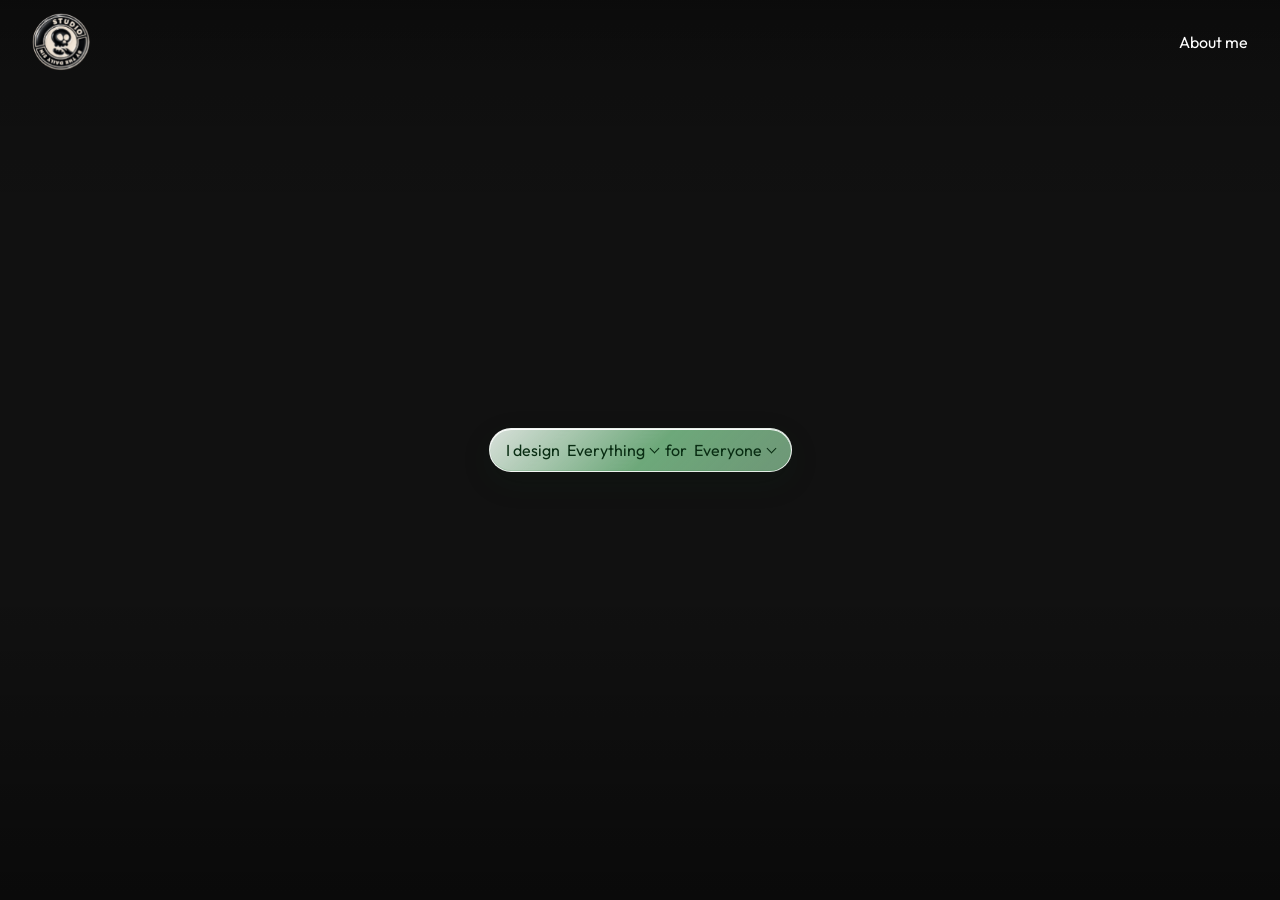
<file: index.html>
<!doctype html>
<html lang="en">
<head>
  <meta charset="utf-8">
  <meta name="viewport" content="width=device-width,initial-scale=1">
  <title>Studio By The Daily Sin</title>
  <meta name="description" content="A multidisciplinary design portfolio.">
  <link rel="icon" type="image/png" href="assets/favicon.png?v=2">
  <link rel="preconnect" href="https://fonts.googleapis.com">
  <link rel="preconnect" href="https://fonts.gstatic.com" crossorigin>
  <link href="https://fonts.googleapis.com/css2?family=Outfit:wght@400&display=swap" rel="stylesheet">
  <style>
    *{box-sizing:border-box}html,body{margin:0;height:100%;background:#111;font-family:"Outfit",sans-serif}button,a{font:inherit}button{color:inherit}
    .home{--a:#fedf73;--b:#ef5b3f;--c:#1f395f;position:fixed;inset:0;overflow:hidden;color:#fff;background:var(--c)}
    .art{position:absolute;inset:0;background:#111;opacity:1;transition:opacity 460ms cubic-bezier(.45,0,.2,1)}.art.next{opacity:0}.art.next.active{opacity:1}
    .shade{position:absolute;inset:0;background:linear-gradient(180deg,rgba(0,0,0,.2),transparent 25%,transparent 65%,rgba(0,0,0,.42));pointer-events:none}.banner-link{position:absolute;z-index:2;inset:0;display:block}.art.has-image{background-color:#111}.art>video{display:block;width:100%;height:100%;object-fit:cover;object-position:center center}.art.default-cover>video{object-position:right center}.cover-controls{position:absolute;z-index:7;right:clamp(20px,3vw,52px);bottom:clamp(62px,7vw,92px);display:flex;gap:8px;opacity:0;pointer-events:none;transform:translateY(5px);transition:opacity 180ms ease,transform 240ms cubic-bezier(.16,1,.3,1)}.home.video-controls-visible .cover-controls{opacity:1;pointer-events:auto;transform:none}.cover-controls button{height:38px;padding:0 14px;border:1px solid rgba(255,255,255,.72);border-radius:999px;background:rgba(245,248,246,.68);color:#182019;box-shadow:inset 0 1px 0 #fff,0 7px 22px rgba(0,0,0,.16);backdrop-filter:blur(16px) saturate(155%);-webkit-backdrop-filter:blur(16px) saturate(155%);cursor:pointer}.cover-controls .cover-toggle{width:42px;padding:0}
    .masthead{position:absolute;z-index:4;inset:0 0 auto;height:84px;display:flex;align-items:center;justify-content:space-between;padding:0 clamp(20px,3vw,52px)}.site-logo{width:116px;height:40px;display:grid;place-items:center;border:1px solid rgba(255,255,255,.8);background:rgba(255,255,255,.16);color:#fff;font-size:10px;letter-spacing:.16em}.header-actions{display:flex;align-items:center;gap:22px}.about-link{color:#fff;text-decoration:none;font-size:14px;line-height:18px;text-shadow:0 1px 16px rgba(0,0,0,.38);transition:opacity 180ms ease}.about-link:hover{opacity:.58}.menu{width:36px;height:36px;border:0;background:none;display:none;cursor:pointer;padding:7px 2px}.menu span{display:block;height:2px;background:#fff;margin:6px 0}
    .statement-wrap{position:absolute;z-index:5;inset:0;display:grid;place-items:center;pointer-events:none}.statement{--glass-green:#37C155;pointer-events:auto;display:flex;flex-wrap:nowrap;align-items:center;gap:7px;width:max-content;max-width:calc(100vw - 36px);height:44px;min-height:44px;padding:0 16px;border:1px solid rgba(208,255,218,.72);border-radius:999px;color:#092d13;background:linear-gradient(135deg,rgba(232,255,237,.68),rgba(55,193,85,.52) 48%,rgba(25,145,53,.38));box-shadow:inset 0 1px 0 rgba(255,255,255,.82),inset 0 -1px 0 rgba(17,112,38,.28),inset 12px 0 24px rgba(255,255,255,.18),0 14px 45px rgba(0,0,0,.16);backdrop-filter:blur(22px) saturate(190%);-webkit-backdrop-filter:blur(22px) saturate(190%);font-size:16px;line-height:20px;font-weight:400;letter-spacing:normal;overflow:hidden;transition:opacity 180ms ease}.statement-line{display:contents}.statement-line>*{transition:opacity 180ms ease}.statement-line>span{display:flex;align-items:center;height:44px;line-height:20px;white-space:nowrap;flex:0 0 auto}.statement:has(button:hover) .statement-line>*{opacity:.25}.statement:has(button:hover) button:hover{opacity:1}.statement button{display:flex;align-items:center;height:44px;gap:6px;padding:0;border:0;background:transparent;cursor:pointer;font-weight:400;white-space:nowrap;flex:0 0 auto}.chevron{display:block;width:7px;height:7px;border-right:1.5px solid currentColor;border-bottom:1.5px solid currentColor;transform:translateY(-2px) rotate(45deg);flex:0 0 auto}.slot-window{display:block;height:44px;overflow:hidden}.slot-word{display:flex;flex-direction:column;align-items:flex-start;transform:translateY(11px);will-change:transform,filter}.slot-word span{display:flex;align-items:center;height:22px;min-height:22px;line-height:20px;white-space:nowrap}.slot-word.spinning{animation:reelBlur .72s cubic-bezier(.22,.61,.36,1) both}@keyframes reelBlur{0%,100%{filter:blur(0)}26%,66%{filter:blur(.8px)}84%{filter:blur(.18px)}}
    .selector{pointer-events:auto;position:absolute;width:min(939px,calc(100vw - 34px));height:min(640px,calc(100vh - 68px));padding:34px 40px 86px;border-radius:18px;background:rgba(247,247,245,.93);color:#1a1a1a;box-shadow:0 25px 80px rgba(0,0,0,.22);backdrop-filter:blur(24px);display:flex;flex-direction:column;align-items:center;justify-content:flex-end;gap:26px;animation:panelIn 520ms cubic-bezier(.16,1,.3,1)}@keyframes panelIn{from{opacity:0;transform:scale(.88)}to{opacity:1;transform:scale(1)}}@keyframes panelOut{to{opacity:0;transform:translateY(12px) scale(.94)}}.selector.is-closing{pointer-events:none;animation:panelOut 260ms cubic-bezier(.4,0,1,1) forwards}.selector-preview{position:relative;width:min(730px,100%);flex:1;min-height:190px;overflow:hidden;background:#111}.pills{width:min(852px,100%);height:92px;display:flex;justify-content:center;align-content:center;flex-wrap:wrap;gap:6px;font-family:"Outfit",sans-serif;font-size:17px;line-height:23px;font-weight:400;letter-spacing:normal;color:#1a1a1a}.pills button{border:0;border-radius:5px;padding:3px 9px;background:#dededc;font:inherit;color:inherit;cursor:pointer;transition:background 170ms,color 170ms,transform 170ms}.pills button:hover,.pills button.active{background:#37C155;color:#082b10;transform:translateY(-1px)}.is-open{pointer-events:auto}.is-open .statement{position:absolute;bottom:calc(50% - 302px);box-shadow:none;background:transparent;border-color:transparent;z-index:2}.is-open .statement .statement-line>*{opacity:.38}.open-category #category,.open-industry #industry{opacity:1}.cursor-x{position:fixed;z-index:99;display:none;width:28px;height:28px;pointer-events:none;transform:translate(-50%,-50%)}.cursor-x:before,.cursor-x:after{content:"";position:absolute;left:13px;top:1px;width:2px;height:26px;background:#1a1a1a}.cursor-x:before{transform:rotate(45deg)}.cursor-x:after{transform:rotate(-45deg)}body.filter-open,body.filter-open *{cursor:none!important}body.filter-open .cursor-x{display:block}
    .project-meta{position:absolute;z-index:3;left:clamp(20px,3vw,52px);bottom:clamp(22px,4vw,52px);color:#fff;text-decoration:none;text-shadow:0 1px 18px rgba(0,0,0,.4)}.project-meta p{margin:0 0 5px;font-size:clamp(23px,2.4vw,42px);letter-spacing:-.04em}.project-meta span{font-size:clamp(14px,1.05vw,18px);opacity:.86}.project-meta:hover span{text-decoration:underline}.index{position:absolute;z-index:3;right:clamp(20px,3vw,52px);bottom:clamp(22px,4vw,52px);margin:0;font-size:14px}
    @media(max-width:700px){.masthead{height:72px}.site-logo{width:98px;height:34px}.menu{display:block}.statement{display:inline-flex;flex-direction:column;align-items:center;justify-content:center;width:max-content;max-width:calc(100vw - 34px);height:72px;min-height:72px;padding:7px 0;gap:0}.statement-line{display:flex;align-items:center;justify-content:center;gap:7px;height:28px;width:100%}.statement-line>span,.statement button{height:28px}.slot-window{height:28px}.slot-word{transform:translateY(3px)}.selector{inset:92px 12px 12px;width:auto;height:auto;padding:24px 16px 112px;border-radius:15px;gap:18px}.selector-preview{min-height:180px}.pills{height:auto;gap:6px;font-size:17px;line-height:22px}.pills button{padding:7px 9px}.is-open .statement{bottom:20px;max-width:calc(100vw - 58px);background:transparent}.project-meta{bottom:28px;right:90px}.project-meta p{font-size:25px}.index{bottom:32px}.cursor-x{display:none!important}body.filter-open,body.filter-open *{cursor:auto!important}}
    .masthead{padding:0 32px}.header-actions,.menu{display:none}.chevron{transition:transform 420ms cubic-bezier(.16,1,.3,1)}.open-category #category .chevron,.open-industry #industry .chevron{transform:translateY(2px) rotate(225deg)}
    @media(max-width:700px){.masthead{padding:0 22px}.menu{display:none}}
    @media(prefers-reduced-motion:reduce){*{animation-duration:.01ms!important;transition-duration:.01ms!important}}
    @view-transition{navigation:auto}::view-transition-old(root){animation:page-leave 180ms cubic-bezier(.4,0,1,1) both}::view-transition-new(root){animation:page-enter 320ms cubic-bezier(.16,1,.3,1) both}@keyframes page-leave{to{opacity:0;transform:translateY(-3px)}}@keyframes page-enter{from{opacity:0;transform:translateY(6px)}to{opacity:1;transform:translateY(0)}}@media(prefers-reduced-motion:reduce){::view-transition-old(root),::view-transition-new(root){animation:none!important}}
    .site-logo.has-logo{display:block;width:58px;height:58px;border:0;border-radius:50%;overflow:hidden;background:transparent}.site-logo.has-logo img{display:block;width:100%;height:100%;object-fit:cover;transform-origin:50% 50%;will-change:transform}.art.has-image{background-position:center;background-size:cover;background-repeat:no-repeat}.selector-preview{background-position:center;background-size:cover;background-repeat:no-repeat}
    .selector{overflow:hidden;border:1px solid rgba(255,255,255,.62);background:linear-gradient(145deg,rgba(255,255,255,.66),rgba(244,255,247,.42) 48%,rgba(190,242,202,.3));box-shadow:inset 0 1px 0 rgba(255,255,255,.92),inset 0 -1px 0 rgba(55,193,85,.16),0 28px 90px rgba(0,0,0,.2);backdrop-filter:blur(30px) saturate(180%);-webkit-backdrop-filter:blur(30px) saturate(180%)}.selector-preview{align-self:center;width:calc(100% + 80px);max-width:none;margin-top:-34px;flex-basis:0;border-bottom:1px solid rgba(255,255,255,.6);box-shadow:0 12px 35px rgba(14,47,22,.08)}.pills button{border:1px solid rgba(255,255,255,.76);border-radius:999px;padding:4px 11px;background:linear-gradient(145deg,rgba(255,255,255,.78),rgba(219,240,224,.62));color:#17351f;box-shadow:inset 0 1px 0 rgba(255,255,255,.98),inset 0 -1px 0 rgba(38,114,55,.12),0 3px 10px rgba(19,64,29,.1);backdrop-filter:blur(14px) saturate(165%);-webkit-backdrop-filter:blur(14px) saturate(165%);transition:transform 260ms cubic-bezier(.16,1,.3,1),box-shadow 260ms cubic-bezier(.16,1,.3,1),background 260ms ease,color 260ms ease}.pills button:hover,.pills button.active{background:linear-gradient(145deg,rgba(255,255,255,.9),rgba(196,235,205,.78));color:#0b2912;transform:translateY(-2px) scale(1.015);box-shadow:inset 0 2px 2px rgba(255,255,255,1),inset 0 -2px 3px rgba(40,116,57,.16),0 7px 15px rgba(18,67,29,.18),0 1px 0 rgba(255,255,255,.8)}.pills button:active{transform:translateY(0) scale(.99);box-shadow:inset 0 2px 5px rgba(27,81,39,.18),inset 0 -1px 0 rgba(255,255,255,.85),0 2px 6px rgba(18,67,29,.1)}
    .is-open .statement{background:transparent;border:0;border-radius:0;box-shadow:none;backdrop-filter:none;-webkit-backdrop-filter:none}
    .art.next{opacity:1;transform:translateX(-100%);will-change:transform,opacity}.preview-slide{position:absolute;z-index:0;inset:0;background-position:center;background-size:cover;background-repeat:no-repeat;will-change:transform,opacity}.preview-slide video{display:block;width:100%;height:100%;object-fit:cover;object-position:center center}.preview-video-controls{position:absolute;z-index:3;right:12px;bottom:12px;display:flex;gap:7px;opacity:0;pointer-events:none;transform:translateY(5px);transition:opacity 180ms ease,transform 240ms cubic-bezier(.16,1,.3,1)}.preview-slide.controls-visible .preview-video-controls{opacity:1;pointer-events:auto;transform:none}.preview-video-controls button{height:35px;padding:0 12px;border:1px solid rgba(255,255,255,.72);border-radius:999px;background:rgba(245,248,246,.72);color:#182019;box-shadow:inset 0 1px 0 #fff,0 7px 20px rgba(0,0,0,.16);backdrop-filter:blur(15px);-webkit-backdrop-filter:blur(15px)}.preview-video-controls .preview-toggle{width:39px;padding:0}
    @media(max-width:700px){.site-logo.has-logo{width:50px;height:50px}.selector-preview{width:calc(100% + 32px);margin-top:-24px}}
    /* Mobile: preserve an exact 40px viewport margin and centre both statement rows. */
    .selector-close{display:none}.selector-close.is-closing{pointer-events:none;animation:closeControlOut 210ms cubic-bezier(.4,0,1,1) forwards}@keyframes closeControlOut{to{opacity:0;transform:translateX(-50%) scale(.72)}}
    @media(max-width:700px){.selector{inset:auto 12px 12px!important;height:80svh!important}.statement,.is-open .statement{max-width:calc(100vw - 80px)!important;padding-left:14px;padding-right:14px}.statement-line{justify-content:center;min-width:0}.statement-line>span,.statement-line button{flex:0 0 auto}.selector-close{position:absolute;z-index:6;top:calc(20svh - 68px);left:50%;display:grid;width:44px;height:44px;padding:0;place-items:center;transform:translateX(-50%);border:1px solid rgba(255,255,255,.78);border-radius:50%;background:rgba(248,250,248,.82);color:#5e645f;font:300 31px/1 Outfit,sans-serif;box-shadow:0 7px 20px rgba(0,0,0,.1);backdrop-filter:blur(16px);-webkit-backdrop-filter:blur(16px);cursor:pointer}}
  </style>
  <link rel="stylesheet" href="assets/site-header.css?v=5">
  <link rel="stylesheet" href="assets/glass-system.css?v=5">
</head>
<body>
  <main class="home" id="home">
    <div class="art has-image" id="art" aria-hidden="true"><video src="https://pub-0941a4f2ea604ffbb386f55599363620.r2.dev/Oppo%20Enco/2.mp4" autoplay muted loop playsinline preload="auto"></video></div><div class="art has-image next" id="art-next" aria-hidden="true"></div><div class="shade"></div><a class="banner-link" id="banner-link" href="project-template.html" aria-label="Open featured project"></a>
    <header class="masthead"><a class="site-logo has-logo" href="index.html" aria-label="The Daily Sin home"><img src="assets/studio-seal.png" alt="Studio by The Daily Sin"></a><a class="about-link" href="about.html">About me</a></header>
    <section class="statement-wrap" id="wrap">
      <div class="statement" id="statement" aria-live="polite"><span class="statement-line"><span>I design</span><button id="category"><span class="slot-window"><span class="slot-word"><span>Everything</span></span></span><b class="chevron" aria-hidden="true"></b></button></span><span class="statement-line"><span>for</span><button id="industry"><span class="slot-window"><span class="slot-word"><span>Everyone</span></span></span><b class="chevron" aria-hidden="true"></b></button></span></div>
    </section>
    <a class="project-meta" id="project-link" href="project-template.html"><p id="client"></p><span id="details"></span></a>
  </main><div class="cursor-x" id="cursor-x" aria-hidden="true"></div>
  <script src="assets/projects-data.js?v=3"></script>
  <script src="assets/sheet-config.js?v=3"></script>
  <script src="assets/projects-sheet.js?v=10"></script>
  <script>
    window.PORTFOLIO_DATA_READY.then(loadedProjects=>{
    const legacyProjects=[
      ['Prism','Editorial','Education','Brochure','#fedf73','#ef5b3f','#1f395f'],
['Prism','Editorial','Education','Process Docs','#d8e8e0','#214d45','#f26d4a'],
['TMM','Editorial','NGO','Comic','#f55234','#f7c94b','#21211f'],
['Independent','Editorial','Arts & Culture','Dhokra: Through the Streets of Betul','#b9773c','#261b15','#e9d6b8','https://pub-0941a4f2ea604ffbb386f55599363620.r2.dev/Dhokra/1.webp','Dhokra: Through the Streets of Betul','Documenting Dhokra through field research and publication design.','dhokra-coffee-table-book'],
['Independent','Research','Arts & Culture','Dhokra: Through the Streets of Betul','#b9773c','#261b15','#e9d6b8','https://pub-0941a4f2ea604ffbb386f55599363620.r2.dev/Dhokra/1.webp','Dhokra: Through the Streets of Betul','Documenting Dhokra through field research and publication design.','dhokra-coffee-table-book'],
['The Daily Sin','Brand Identity','FMCG','Brand Identity','#e43f36','#f5e8ce','#302019'],
['Voyage','Brand Identity','Eyewear','Brand Identity','#f1cf58','#073b4c','#ef476f'],
['The Daily Sin','Social Media','FMCG','LinkedIn','#ff5c35','#ffebd2','#712f23'],
['Prism','Social Media','Education','Social Media','#6b54d9','#ebe3ff','#f3a74f'],
['Prism','Visual Design','Education','Visual Design','#3564cc','#f4d35e','#fafafa'],
['Ofmuziq','Visual Design','Entertainment','Visual Design','#181525','#a96ff2','#f95a7c'],
['Voyage','Visual Design','Eyewear','Visual Design','#7a5cfa','#e7dcff','#16132b'],
['TMM','Visual Design','NGO','Banners','#e95d43','#f6d55c','#3f51b5'],
['Behome','Visual Design','Home Furnishing','Visual Design','#d7c2a4','#5d6a55','#f5efe4'],
['Planthia','Visual Design','Skincare','Visual Design','#b6ddbb','#f5d6dc','#344f3b'],
['Prism','Motion Graphics / Film','Education','Motion Graphics / Film','#89c2d9','#012a4a','#ffba08'],
['TMM','Motion Graphics / Film','NGO','Motion Graphics / Film','#f46036','#2e294e','#1b998b'],
['Voyage','Motion Graphics / Film','Eyewear','Motion Graphics / Film','#ef476f','#ffd166','#073b4c'],
['Personal','Motion Graphics / Film','Myself','Motion Graphics / Film','#70d6ff','#ff70a6','#ff9770'],
['CBS','Motion Graphics / Film','Manufacturing','Motion Graphics / Film','#355c7d','#f67280','#f8b195'],
['TDS','Packaging','FMCG','Packaging','#162b21','#deba69','#f5f0df'],
['Personal','Packaging','Myself','Packaging','#ffe66d','#4ecdc4','#1a535c'],
['Prism','Digital Experience','Education','Website','#84c5e6','#fcf6e8','#33415c'],
['Ofmuziq','Digital Experience','Entertainment','App','#211a3a','#9b5de5','#00f5d4'],
['The Daily Sin','Digital Experience','FMCG','Website','#ed6a5a','#f4f1bb','#5ca4a9'],
['Diggin','Digital Experience','Restaurant','Website','#cb3a2f','#f6e7cb','#263b2d'],
['Bhailo','Industrial Design','Consumer Goods','Industrial Design','#e8d6bd','#35716b','#ef8354'],
['Becre8v','Industrial Design','Consumer Goods','Prototyping','#e8ff52','#181818','#8585ff'],
['Traya Tech','Industrial Design','Consumer Goods','Prototyping','#d7e3fc','#496a81','#f7a072']
    ].map(([client,category,industry,work,a,b,c,image,title,description,slug])=>({client,category,industry,work,palette:[a,b,c],image,title:title||`${client} — ${work}`,description:description||`${work} · ${industry}`,slug}));
    const homepageFallback='https://pub-0941a4f2ea604ffbb386f55599363620.r2.dev/Oppo%20Enco/2.mp4';const projects=loadedProjects.flatMap((project,index)=>project.categories.flatMap(category=>project.industries.map(industry=>({...project,category,industry,work:project.title,palette:legacyProjects[index%legacyProjects.length].palette,image:project.homepageCover||project.cover||'',description:project.summary}))));
    let current=0,open=null,spinning=false,hoveringStatement=false,hasStarted=false,panelTimer=null,panelCloseTimer=null;
    const $=id=>document.getElementById(id),home=$('home'),art=$('art'),artNext=$('art-next'),wrap=$('wrap'),statement=$('statement');
    const textCanvas=document.createElement('canvas'),textContext=textCanvas.getContext('2d');
    function measureWord(value){textContext.font=getComputedStyle(statement).font;return Math.ceil(textContext.measureText(value).width)+1}
    function reelRest(){return matchMedia('(max-width:700px)').matches?3:11}
    function setWord(field,value){const button=$(field),windowEl=button.querySelector('.slot-window'),reel=button.querySelector('.slot-word');reel.getAnimations().forEach(animation=>animation.cancel());windowEl.getAnimations().forEach(animation=>animation.cancel());reel.innerHTML=`<span>${value}</span>`;reel.style.transform=`translateY(${reelRest()}px)`;reel.classList.remove('spinning');windowEl.style.width=measureWord(value)+'px'}
    function isDirectVideo(url){return /\.(?:mp4|webm|mov|m4v)(?:[?#]|$)/i.test(url||'')}function applyArt(layer,index,mediaOverride=''){const p=projects[index],media=mediaOverride||p.image,video=isDirectVideo(media)?document.createElement('video'):null,isDefaultCover=mediaOverride===homepageFallback;layer.replaceChildren(...(video?[video]:[]));if(video){video.src=media;video.muted=true;video.loop=true;video.playsInline=true;video.preload='metadata';video.setAttribute('muted','');video.setAttribute('playsinline','');video.play().catch(()=>{})}layer.style.setProperty('--a',p.palette[0]);layer.style.setProperty('--b',p.palette[1]);layer.style.setProperty('--c',p.palette[2]);layer.style.backgroundImage=media&&!video?`url("${media}")`:'';layer.className=`art${media?' has-image':''}${isDefaultCover?' default-cover':''}${layer===artNext?' next':''}`;if(layer===art){home.classList.remove('video-controls-visible');setupCoverVideo(video)}}
    function setupCoverVideo(video){document.getElementById('cover-controls')?.remove();const banner=$('banner-link');banner.onclick=null;if(!video)return;const controls=document.createElement('div');controls.className='cover-controls';controls.id='cover-controls';controls.innerHTML='<button class="cover-toggle" type="button" aria-label="Pause video">Ⅱ</button><button class="cover-sound" type="button">Sound on</button>';home.appendChild(controls);const toggle=controls.querySelector('.cover-toggle'),sound=controls.querySelector('.cover-sound'),sync=()=>{toggle.textContent=video.paused?'▶':'Ⅱ';toggle.setAttribute('aria-label',video.paused?'Play video':'Pause video')};toggle.onclick=e=>{e.preventDefault();e.stopPropagation();video.paused?video.play().catch(()=>{}):video.pause();sync()};sound.onclick=e=>{e.preventDefault();e.stopPropagation();video.muted=!video.muted;sound.textContent=video.muted?'Sound on':'Sound off'};video.addEventListener('play',sync);video.addEventListener('pause',sync);banner.onclick=e=>{if(!home.classList.contains('video-controls-visible')){e.preventDefault();home.classList.add('video-controls-visible');sync()}}}
    function projectUrl(p){const slug=p.slug||`${p.client}-${p.work}`.toLowerCase().replace(/[^a-z0-9]+/g,'-').replace(/(^-|-$)/g,'');const q=new URLSearchParams({slug,title:p.title,client:p.client,category:p.category,industry:p.industry,work:p.work,palette:p.palette.join(',')});return `project-template.html?${q}`}
    function mobileBarWidth(category,industry){const rowOne=measureWord('I design')+measureWord(category)+20,rowTwo=measureWord('for')+measureWord(industry)+20;return Math.min(innerWidth-80,Math.ceil(Math.max(rowOne,rowTwo)+80))}
    function syncMobileBarWidth(category,industry){if(matchMedia('(max-width:700px)').matches)statement.style.width=mobileBarWidth(category,industry)+'px';else statement.style.width=''}
    function render(updateArtwork=true){const p=projects[current],url=projectUrl(p);if(updateArtwork)applyArt(art,current);setWord('category',p.category);setWord('industry',p.industry);syncMobileBarWidth(p.category,p.industry);$('client').textContent=p.title;$('details').textContent=p.description;$('project-link').href=url;$('banner-link').href=url;$('banner-link').setAttribute('aria-label',`Open ${p.title}`)}
    function commitIncomingArt(target){const oldVideo=art.querySelector('video');if(oldVideo){oldVideo.pause();oldVideo.removeAttribute('src');oldVideo.load()}art.replaceChildren(...artNext.childNodes);art.style.cssText=artNext.style.cssText;art.className=`art${target.image?' has-image':''}`;artNext.replaceChildren();artNext.removeAttribute('style');artNext.className='art next';home.classList.remove('video-controls-visible');setupCoverVideo(art.querySelector('video'))}
    function spinReel(field,finalValue,duration,delay){const button=$(field),windowEl=button.querySelector('.slot-window'),reel=button.querySelector('.slot-word'),start=hasStarted?projects[current][field]:(field==='category'?'Everything':'Everyone');if(start===finalValue){setWord(field,start);return Promise.resolve()}const pool=[...new Set(projects.map(p=>p[field]))].filter(v=>v!==start&&v!==finalValue),travel=field==='category'?7:9,sequence=[start];for(let i=0;i<travel;i++)sequence.push(pool[(current+i*3)%pool.length]);sequence.push('',finalValue);reel.innerHTML=sequence.map(value=>`<span>${value}</span>`).join('');reel.classList.add('spinning');const step=22,rest=reelRest(),end=rest-(sequence.length-1)*step,startSlotWidth=windowEl.getBoundingClientRect().width,targetSlotWidth=measureWord(finalValue);const reelMotion=reel.animate([{transform:`translateY(${rest}px)`,offset:0},{transform:`translateY(${rest-step*.3}px)`,offset:.1},{transform:`translateY(${end-step*.07}px)`,offset:.87},{transform:`translateY(${end+step*.025}px)`,offset:.96},{transform:`translateY(${end}px)`,offset:1}],{duration,delay,easing:'cubic-bezier(.2,.8,.2,1)',fill:'forwards'}).finished;const slotResize=windowEl.animate([{width:startSlotWidth+'px',offset:0},{width:targetSlotWidth+'px',offset:.62},{width:targetSlotWidth+'px',offset:1}],{duration:duration*.72,delay,easing:'cubic-bezier(.2,.8,.2,1)',fill:'forwards'}).finished;return Promise.all([reelMotion,slotResize]).then(()=>setWord(field,finalValue))}
    function targetBarWidth(target,startWidth){if(matchMedia('(max-width:700px)').matches)return mobileBarWidth(target.category,target.industry);const categoryWidth=$('category').querySelector('.slot-window').getBoundingClientRect().width,industryWidth=$('industry').querySelector('.slot-window').getBoundingClientRect().width;return startWidth-categoryWidth-industryWidth+measureWord(target.category)+measureWord(target.industry)}
    function changeTo(next){if(spinning)return;spinning=true;closePanel();const target=projects[next],startWidth=statement.getBoundingClientRect().width,targetWidth=targetBarWidth(target,startWidth);applyArt(artNext,next);const motion={duration:760,easing:'cubic-bezier(.32,.72,0,1)',fill:'forwards'};const outgoing=art.animate([{transform:'translateX(0) scale(1)',opacity:1},{transform:'translateX(18%) scale(.985)',opacity:.78}],motion);const incoming=artNext.animate([{transform:'translateX(-100%) scale(1.015)',opacity:.92},{transform:'translateX(0) scale(1)',opacity:1}],motion);const barMorph=statement.animate([{width:startWidth+'px',offset:0},{width:targetWidth+'px',offset:.64},{width:targetWidth+'px',offset:1}],{duration:600,easing:'cubic-bezier(.2,.8,.2,1)',fill:'forwards'}).finished;Promise.all([spinReel('category',target.category,810,0),spinReel('industry',target.industry,900,34),barMorph,outgoing.finished,incoming.finished]).then(()=>{statement.getAnimations().forEach(animation=>animation.cancel());outgoing.cancel();incoming.cancel();commitIncomingArt(target);current=next;hasStarted=true;render(false);if(!matchMedia('(max-width:700px)').matches)statement.style.width='';spinning=false})}
    function paintPreview(panel,index){const preview=panel.querySelector('.selector-preview'),p=projects[index],videoSource=isDirectVideo(p.image),background=p.image&&!videoSource?`url("${p.image}")`:`linear-gradient(135deg,${p.palette[0]},${p.palette[1]} 52%,${p.palette[2]})`;preview.classList.toggle('has-image',Boolean(p.image));const previous=preview.querySelector('.preview-slide:last-of-type'),incoming=document.createElement('div');incoming.className='preview-slide';if(videoSource){incoming.innerHTML=`<video src="${p.image}" muted loop playsinline preload="metadata"></video><div class="preview-video-controls"><button class="preview-toggle" type="button">Ⅱ</button><button class="preview-sound" type="button">Sound on</button></div>`;const media=incoming.querySelector('video'),toggle=incoming.querySelector('.preview-toggle'),sound=incoming.querySelector('.preview-sound'),sync=()=>toggle.textContent=media.paused?'▶':'Ⅱ';media.play().catch(()=>{});incoming.onclick=e=>{e.stopPropagation();incoming.classList.add('controls-visible');sync()};toggle.onclick=e=>{e.stopPropagation();media.paused?media.play().catch(()=>{}):media.pause();sync()};sound.onclick=e=>{e.stopPropagation();media.muted=!media.muted;sound.textContent=media.muted?'Sound on':'Sound off'}}else incoming.style.backgroundImage=background;preview.appendChild(incoming);if(!previous){return}const discardPrevious=()=>{const video=previous.querySelector('video');if(video){video.pause();video.removeAttribute('src');video.load()}previous.remove()};const motion={duration:680,easing:'cubic-bezier(.32,.72,0,1)',fill:'forwards'};const outMotion=previous.animate([{transform:'translateX(0) scale(1)',opacity:1},{transform:'translateX(18%) scale(.985)',opacity:.72}],motion),inMotion=incoming.animate([{transform:'translateX(-100%) scale(1.02)',opacity:.9},{transform:'translateX(0) scale(1)',opacity:1}],motion);Promise.all([outMotion.finished,inMotion.finished]).then(()=>{discardPrevious();outMotion.cancel();inMotion.cancel()}).catch(discardPrevious)}
    function populatePanel(panel,field){clearInterval(panelTimer);const p=projects[current],options=[...new Set(projects.map(x=>x[field]))],pills=panel.querySelector('.pills'),preview=panel.querySelector('.selector-preview');pills.innerHTML='';options.forEach(option=>{const b=document.createElement('button');b.textContent=option;if(hasStarted&&option===p[field])b.className='active';b.onclick=e=>{e.stopPropagation();location.href=`category-template.html?type=${encodeURIComponent(field)}&value=${encodeURIComponent(option)}`};pills.appendChild(b)});let previewIndex=current;paintPreview(panel,previewIndex);[preview,pills].forEach((element,i)=>element.animate([{opacity:.18,transform:`translateY(${i?4:-3}px)`},{opacity:1,transform:'translateY(0)'}],{duration:i?320:420,easing:'cubic-bezier(.16,1,.3,1)'}));panelTimer=setInterval(()=>{previewIndex=(previewIndex+1)%projects.length;paintPreview(panel,previewIndex)},2500)}
    function showPanel(field){clearTimeout(panelCloseTimer);let panel=$('selector');setWord('category','Everything');setWord('industry','Everyone');syncMobileBarWidth('Everything','Everyone');if(panel&&!panel.classList.contains('is-closing')){open=field;wrap.classList.remove('open-category','open-industry');wrap.classList.add(`open-${field}`);populatePanel(panel,field);return}if(panel)panel.remove();wrap.querySelector('.selector-close')?.remove();open=field;panel=document.createElement('div');panel.className='selector';panel.id='selector';panel.innerHTML='<div class="selector-preview"></div><div class="pills"></div>';panel.onclick=closePanel;const closeControl=document.createElement('button');closeControl.className='selector-close';closeControl.type='button';closeControl.setAttribute('aria-label','Close filter menu');closeControl.textContent='×';closeControl.onclick=e=>{e.stopPropagation();closePanel()};wrap.prepend(panel);wrap.prepend(closeControl);wrap.classList.add('is-open',`open-${field}`);document.body.classList.add('filter-open');populatePanel(panel,field)}
    function closePanel(){clearInterval(panelTimer);panelTimer=null;const wasOpen=Boolean(open),panel=$('selector'),closeControl=wrap.querySelector('.selector-close');if(!panel){wrap.classList.remove('is-open','open-category','open-industry');document.body.classList.remove('filter-open');open=null;return}panel.classList.add('is-closing');closeControl?.classList.add('is-closing');document.body.classList.remove('filter-open');open=null;panelCloseTimer=setTimeout(()=>{panel.remove();closeControl?.remove();wrap.classList.remove('is-open','open-category','open-industry');if(wasOpen&&hasStarted){setWord('category',projects[current].category);setWord('industry',projects[current].industry);syncMobileBarWidth(projects[current].category,projects[current].industry)}},260)}
    $('category').onclick=e=>{e.stopPropagation();showPanel('category')};$('industry').onclick=e=>{e.stopPropagation();showPanel('industry')};statement.addEventListener('mouseenter',()=>hoveringStatement=true);statement.addEventListener('mouseleave',()=>hoveringStatement=false);wrap.onclick=()=>{if(open)closePanel()};document.addEventListener('keydown',e=>{if(e.key==='Escape')closePanel()});document.addEventListener('mousemove',e=>{const cursor=$('cursor-x');cursor.style.left=e.clientX+'px';cursor.style.top=e.clientY+'px'});addEventListener('resize',()=>syncMobileBarWidth(hasStarted?projects[current].category:'Everything',hasStarted?projects[current].industry:'Everyone'));setInterval(()=>{if(open||spinning||hoveringStatement)return;let next=current;while(next===current)next=Math.floor(Math.random()*projects.length);changeTo(next)},3000);applyArt(art,current,homepageFallback);$('client').textContent='';$('details').textContent='';syncMobileBarWidth('Everything','Everyone');const initialUrl=projectUrl(projects[current]);$('project-link').href=initialUrl;$('banner-link').href=initialUrl;
    });
  </script>
</body>
<script src="assets/site-header.js?v=5"></script>
<script src="assets/logo-motion.js"></script>
</html>
</file>
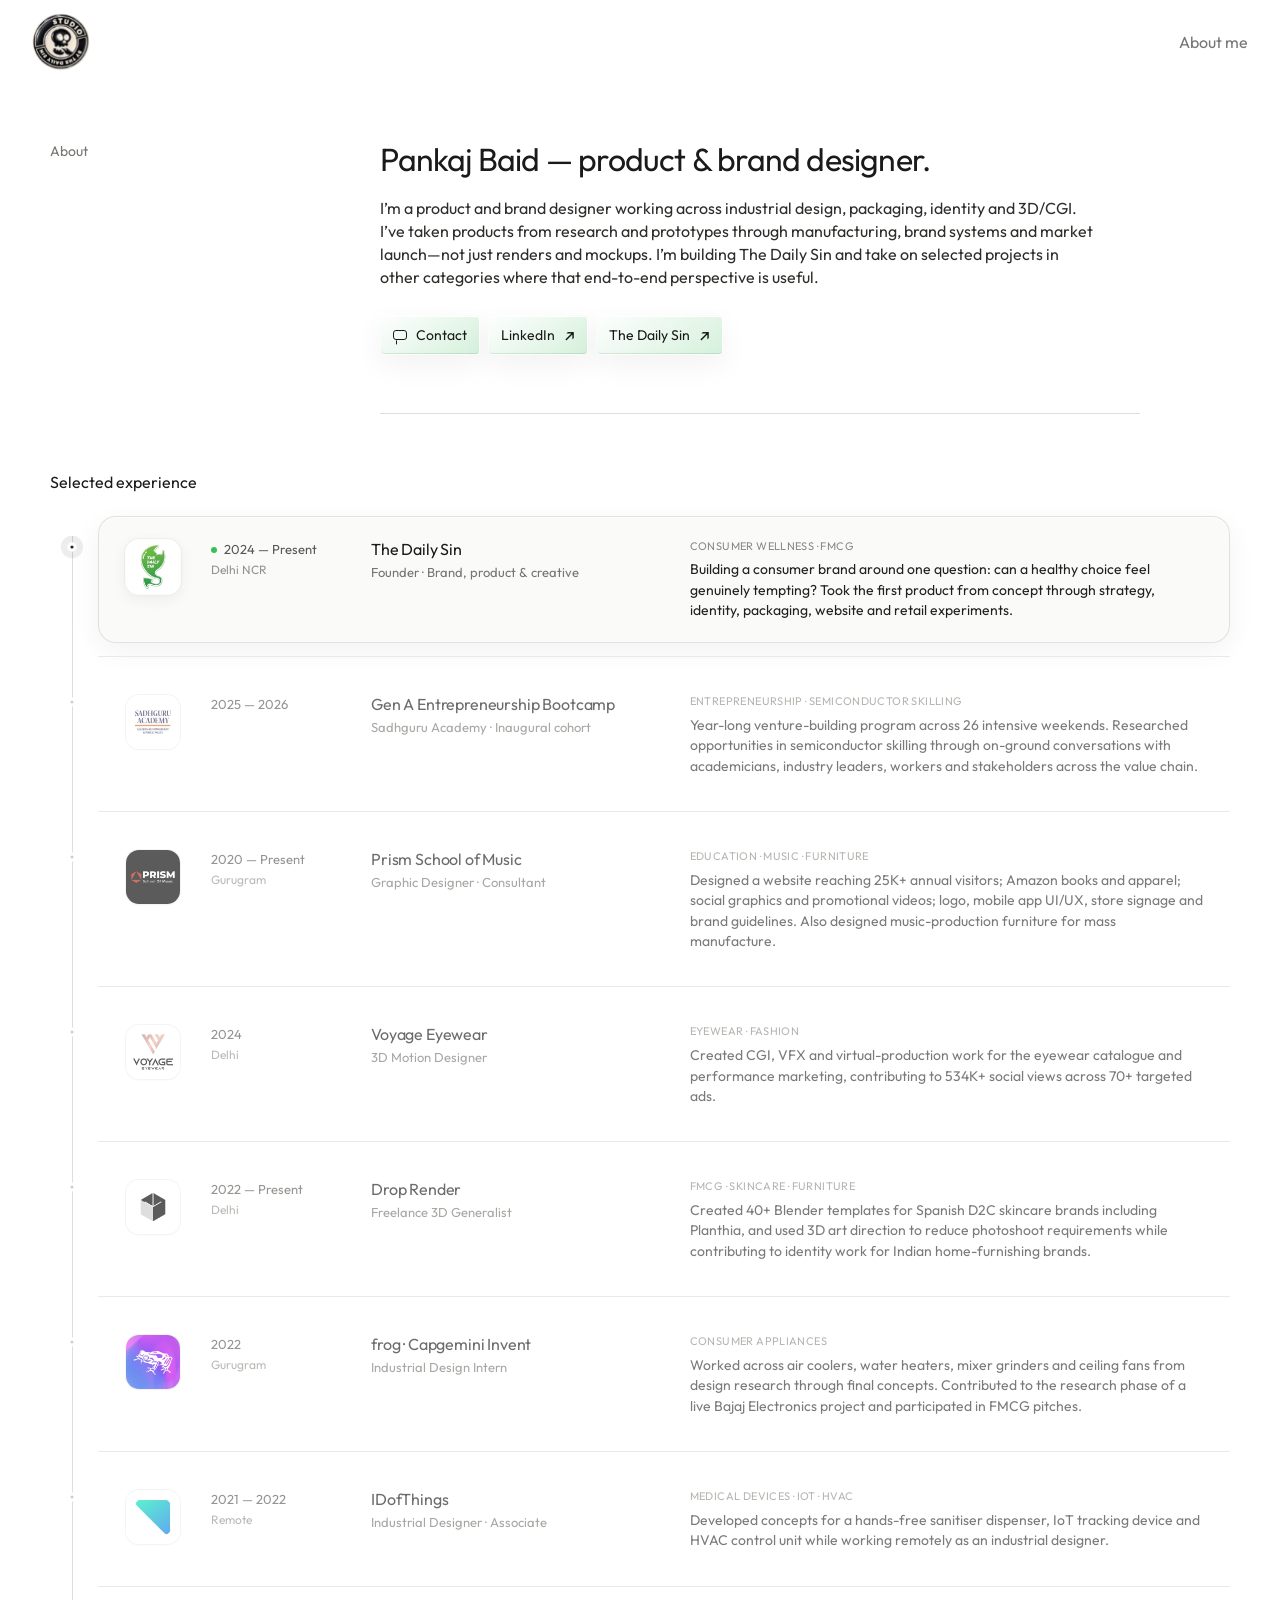
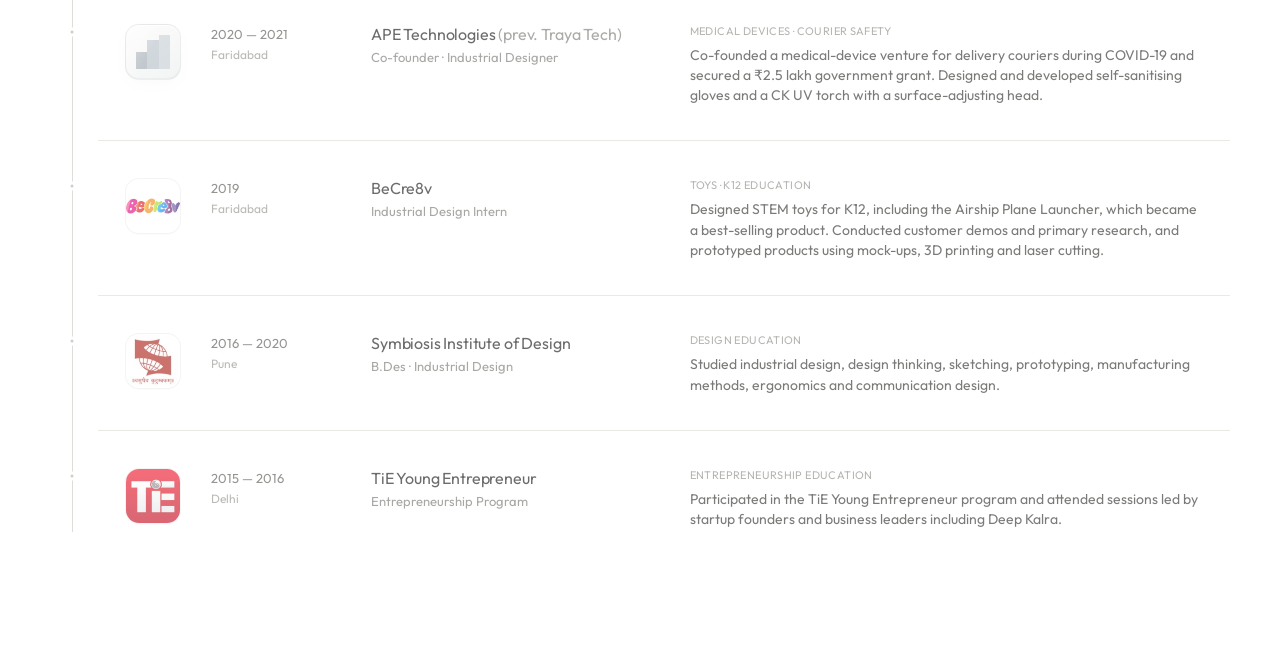
<file: about (4).html>
<!doctype html>
<html lang="en">
<head>
<meta charset="utf-8">
<meta name="viewport" content="width=device-width,initial-scale=1">
<title>Pankaj Baid — About</title>
<meta name="description" content="Pankaj Baid is an interdisciplinary designer and founder working across brand, packaging, 3D, motion and product. Founder of The Daily Sin.">
<meta property="og:title" content="Pankaj Baid — Interdisciplinary Designer & Founder">
<meta property="og:description" content="Selected experience across industrial design, brand, 3D, motion and founder-led product building.">
<link rel="icon" type="image/png" href="assets/favicon.png?v=2">
<link rel="preconnect" href="https://fonts.googleapis.com">
<link rel="preconnect" href="https://fonts.gstatic.com" crossorigin>
<link href="https://fonts.googleapis.com/css2?family=Outfit:wght@400;500&display=swap" rel="stylesheet">
<!-- These two existing site stylesheets are intentionally retained so the page stays inside the portfolio system when deployed. -->
<link rel="stylesheet" href="assets/site-header.css?v=5">
<link rel="stylesheet" href="assets/glass-system.css?v=5">
<style>
*{box-sizing:border-box}
html{scroll-behavior:smooth}
html,body{margin:0;background:#fff;color:#1a1a1a;font-family:Outfit,Arial,sans-serif;font-weight:400}
a{color:inherit;text-decoration:none}
button{font:inherit}
:root{
  --ink:#1a1a1a;
  --body:#30302d;
  --muted:#767671;
  --hairline:#ddddda;
  --hairline-soft:#e9e9e5;
  --glass:rgba(248,248,245,.72);
  --glass-border:rgba(55,55,50,.13);
  --glass-highlight:rgba(255,255,255,.82);
  --glass-shadow:rgba(22,22,18,.055);
  --axis-x:22px;
}
.shell{min-height:100svh;padding:0 32px}
.head{height:84px;display:flex;align-items:center;justify-content:space-between}
.site-logo{display:block;width:58px;height:58px;border-radius:50%;overflow:hidden;position:relative;background:#fff}
.site-logo img{display:block;width:100%;height:100%;object-fit:cover}
.site-logo-fallback{position:absolute;inset:0;display:grid;place-items:center;border:1px solid var(--hairline);border-radius:50%;font-size:12px;letter-spacing:.08em;color:#62625d;background:#fff;z-index:-1}
.close-link{width:40px;height:40px;display:grid;place-items:center;font-size:30px;line-height:1;font-weight:400}

.about{max-width:1180px;margin:0 auto;padding:58px 0 112px}
.about-grid{display:grid;grid-template-columns:minmax(180px,.48fr) minmax(0,1.52fr);gap:62px}
.eyebrow{font-size:14px;line-height:18px;color:var(--muted)}
.intro{max-width:760px;padding-bottom:58px;border-bottom:1px solid var(--hairline)}
.intro h1{margin:0 0 20px;font-size:32px;line-height:1.08;font-weight:400;letter-spacing:-.025em}
.bio{max-width:720px;margin:0;font-size:16px;line-height:1.45;color:#2d2d2a}
.actions{display:flex;flex-wrap:wrap;gap:8px;margin-top:26px}
.action{height:40px;display:inline-flex;align-items:center;gap:9px;padding:0 12px;border:1px solid var(--hairline);border-radius:4px;background:#fff;color:var(--ink);font:400 14px/18px Outfit,sans-serif;cursor:pointer;transition:background .2s ease,border-color .2s ease}
.action:hover{background:#f5f5f2}
.action.primary{background:var(--ink);color:#fff;border-color:var(--ink)}
.action.primary:hover{background:#30302e}
.message-icon{position:relative;width:14px;height:10px;border:1.3px solid currentColor;border-radius:3px}
.message-icon:after{content:"";position:absolute;left:2px;bottom:-4px;width:4px;height:4px;border-left:1.3px solid currentColor;transform:skewY(-35deg)}
.arrow{font-size:17px;line-height:1}

.timeline-wrap{padding-top:58px}
.timeline-head{display:grid;grid-template-columns:minmax(180px,.48fr) minmax(0,1.52fr);gap:62px;margin-bottom:24px}
.timeline-head h2{margin:0;font-size:16px;line-height:20px;font-weight:400}
.timeline-head p{max-width:620px;margin:0;font-size:14px;line-height:20px;color:var(--muted)}
.timeline{position:relative;padding:0}
.timeline:before{content:"";position:absolute;left:var(--axis-x);top:20px;bottom:20px;width:1px;background:var(--hairline)}

/* The axis and node live outside the hover surface. The surface owns its own generous internal padding. */
.entry{position:relative;padding:0 0 14px 48px;margin:0 0 14px;outline:none}
.entry:last-child{margin-bottom:0;padding-bottom:0}
.entry:not(:last-child):after{content:"";position:absolute;left:48px;right:0;bottom:0;height:1px;background:var(--hairline-soft)}
.timeline-node{position:absolute;left:var(--axis-x);top:31px;width:9px;height:9px;border-radius:50%;background:#cecec8;border:3px solid #fff;transform:translate(-50%,-50%);z-index:3;transition:background .28s cubic-bezier(.2,.8,.2,1),box-shadow .28s cubic-bezier(.2,.8,.2,1),transform .28s cubic-bezier(.2,.8,.2,1)}
.entry-surface{
  display:grid;
  grid-template-columns:64px 138px minmax(0,1fr);
  gap:22px;
  align-items:start;
  min-height:92px;
  padding:22px 26px;
  border:1px solid transparent;
  border-radius:18px;
  background:transparent;
  opacity:.64;
  transition:background .30s cubic-bezier(.2,.8,.2,1),border-color .30s cubic-bezier(.2,.8,.2,1),box-shadow .30s cubic-bezier(.2,.8,.2,1),opacity .26s ease;
}
.logo-frame{width:56px;height:56px;border-radius:14px;overflow:hidden;display:grid;place-items:center;background:#fff;border:1px solid rgba(40,40,35,.08);box-shadow:0 1px 0 rgba(0,0,0,.025);transition:transform .30s cubic-bezier(.2,.8,.2,1),box-shadow .30s cubic-bezier(.2,.8,.2,1)}
.logo-frame img{width:100%;height:100%;display:block;object-fit:contain}
.logo-frame.placeholder{position:relative;background:linear-gradient(145deg,rgba(251,251,249,.88),rgba(228,231,231,.72));border-color:rgba(70,78,82,.12);box-shadow:inset 0 1px 0 rgba(255,255,255,.98),inset 0 -1px 0 rgba(81,91,98,.08),0 5px 18px rgba(22,27,30,.035);backdrop-filter:blur(14px) saturate(1.08);-webkit-backdrop-filter:blur(14px) saturate(1.08)}
.logo-frame.placeholder:after{content:"";position:absolute;inset:1px;border-radius:13px;background:linear-gradient(120deg,rgba(255,255,255,.42),transparent 46%);pointer-events:none}
.placeholder-mark{width:34px;height:34px;position:relative;display:flex;align-items:flex-end;justify-content:center;gap:0;filter:saturate(.65)}
.placeholder-mark i{display:block;width:12px;background:rgba(93,119,141,.58)}
.placeholder-mark i:nth-child(1){height:17px}
.placeholder-mark i:nth-child(2){height:29px;background:rgba(120,148,171,.52)}
.placeholder-mark i:nth-child(3){height:34px;background:rgba(143,167,187,.48)}
.entry-meta{padding-top:1px}
.years{font-size:13px;line-height:18px;color:#585854}
.location{margin-top:3px;font-size:12px;line-height:17px;color:#92928c}
.entry-main{display:grid;grid-template-columns:minmax(190px,.72fr) minmax(250px,1.28fr);gap:30px;align-items:start}
.entry-title h3{margin:0 0 4px;font-size:16px;line-height:20px;font-weight:400;letter-spacing:-.01em;color:var(--ink)}
.role{font-size:13px;line-height:18px;color:var(--muted)}
.industry{margin:0 0 5px;font-size:11px;line-height:15px;letter-spacing:.035em;text-transform:uppercase;color:#8a8a84}
.copy{max-width:620px;font-size:14px;line-height:1.45;color:var(--body);transform:translateY(1px);transition:transform .28s cubic-bezier(.2,.8,.2,1),color .28s ease}
.current .years:before{content:"";display:inline-block;width:6px;height:6px;border-radius:50%;background:#37c155;margin-right:7px;vertical-align:1px}

.entry.is-active .entry-surface{opacity:1;background:var(--glass);border-color:var(--glass-border);box-shadow:inset 0 1px 0 var(--glass-highlight),0 8px 28px var(--glass-shadow);backdrop-filter:blur(12px) saturate(1.04);-webkit-backdrop-filter:blur(12px) saturate(1.04)}
.entry.is-active .timeline-node{background:#242421;box-shadow:0 0 0 6px rgba(36,36,33,.08);transform:translate(-50%,-50%) scale(1.06)}
.entry.is-active .logo-frame{transform:scale(1.025);box-shadow:0 4px 14px rgba(20,20,16,.055)}
.entry.is-active .copy{transform:translateY(0);color:#20201d}

@media (hover:hover) and (pointer:fine){
  .entry:hover .entry-surface,.entry:focus-visible .entry-surface{opacity:1;background:var(--glass);border-color:var(--glass-border);box-shadow:inset 0 1px 0 var(--glass-highlight),0 8px 28px var(--glass-shadow);backdrop-filter:blur(12px) saturate(1.04);-webkit-backdrop-filter:blur(12px) saturate(1.04)}
  .entry:hover .timeline-node,.entry:focus-visible .timeline-node{background:#242421;box-shadow:0 0 0 6px rgba(36,36,33,.08);transform:translate(-50%,-50%) scale(1.06)}
  .entry:hover .logo-frame,.entry:focus-visible .logo-frame{transform:scale(1.025);box-shadow:0 4px 14px rgba(20,20,16,.055)}
  .entry:hover .copy,.entry:focus-visible .copy{transform:translateY(0);color:#20201d}
}

.project-links{display:flex;flex-wrap:wrap;gap:8px;margin-top:9px}
.project-link{display:inline-flex;align-items:center;gap:5px;font-size:12px;line-height:16px;color:#6d6d68;text-decoration:none;border-bottom:1px solid rgba(60,60,55,.2);padding-bottom:1px;transition:color .2s ease,border-color .2s ease}
.project-link:hover{color:#1f1f1c;border-color:#1f1f1c}
.read-more{display:none;margin-top:7px;padding:0;border:0;background:transparent;color:#6d6d68;font:400 12px/16px Outfit,sans-serif;cursor:pointer;text-decoration:underline;text-decoration-color:rgba(70,70,65,.28);text-underline-offset:3px}

.contact-dialog{width:min(620px,calc(100vw - 32px));padding:0;border:0;background:transparent;overflow:visible}
.contact-dialog::backdrop{background:rgba(13,24,16,.38);backdrop-filter:blur(10px)}
.contact-card{position:relative;padding:34px;background:rgba(250,252,249,.93);border:1px solid rgba(55,193,85,.35);box-shadow:0 28px 90px rgba(0,0,0,.20);backdrop-filter:blur(18px);-webkit-backdrop-filter:blur(18px);transform:translateY(18px) scale(.97);opacity:0;animation:contact-in 520ms cubic-bezier(.16,1,.3,1) forwards}
.contact-card:before{content:"";position:absolute;inset:0 auto 0 0;width:4px;background:#37c155}
.contact-close{position:absolute;top:22px;right:22px;width:36px;height:36px;border:0;background:transparent;font:400 28px/1 Outfit,sans-serif;cursor:pointer}
.contact-kicker{margin:0 0 58px;color:#657067;font-size:13px}
.contact-card h2{max-width:470px;margin:0 0 46px;font-size:31px;line-height:33px;font-weight:400;letter-spacing:-.62px}
.contact-options{border-top:1px solid #ccd2cc}
.contact-option{display:grid;grid-template-columns:110px 1fr auto;gap:18px;padding:18px 0;border-bottom:1px solid #ccd2cc;font-size:16px;line-height:20px}
.contact-option span:first-child{color:#6f776f}.contact-option b{font-weight:400}.contact-option:hover b{text-decoration:underline;text-underline-offset:4px}
@keyframes contact-in{to{opacity:1;transform:translateY(0) scale(1)}}

@media(max-width:940px){
  .about-grid,.timeline-head{grid-template-columns:1fr;gap:16px}
  .entry-surface{grid-template-columns:60px 120px minmax(0,1fr);gap:18px;padding:21px 23px}
  .entry-main{grid-template-columns:1fr;gap:9px}
}
@media(max-width:700px){
  :root{--axis-x:20px}
  .shell{padding:0 22px}.head{height:72px}.site-logo{width:50px;height:50px}.close-link{width:34px;height:34px;font-size:27px}
  .about{padding:38px 0 76px}.intro{padding-bottom:42px}.intro h1{font-size:27px;line-height:1.1}.bio{font-size:15px}
  .timeline-wrap{padding-top:42px}.timeline-head{margin-bottom:20px}
  .timeline:before{top:18px;bottom:18px}
  .entry{padding-left:42px;margin-bottom:11px;padding-bottom:11px}
  .entry:not(:last-child):after{left:42px}
  .timeline-node{top:29px}
  .entry-surface{grid-template-columns:50px minmax(0,1fr);grid-template-areas:"logo meta" "logo main";column-gap:14px;row-gap:7px;min-height:0;padding:18px 18px;border-radius:16px;opacity:.44}
  .logo-frame{grid-area:logo;width:46px;height:46px;border-radius:12px}
  .entry-meta{grid-area:meta;padding-top:0;align-self:center}
  .entry-main{grid-area:main;grid-template-columns:1fr;gap:8px}
  .industry{margin-bottom:4px}
  .copy{font-size:13.5px;line-height:1.46}
  .entry:not(.current):not(.is-expanded) .copy{display:-webkit-box;-webkit-box-orient:vertical;-webkit-line-clamp:2;overflow:hidden}
  .entry:not(.current) .read-more{display:inline-block}
  .entry.is-expanded .copy{display:block;overflow:visible;-webkit-line-clamp:unset}
  .entry.is-expanded .read-more{display:inline-block}
  .project-links{margin-top:8px}
  .project-link{font-size:11.5px}
  .entry.is-active .entry-surface{opacity:1}
  .contact-card{padding:26px 22px}.contact-card h2{font-size:25px;line-height:27px}.contact-option{grid-template-columns:78px 1fr auto;gap:10px}
}
@media(prefers-reduced-motion:reduce){html{scroll-behavior:auto}.entry-surface,.timeline-node,.logo-frame,.copy{transition:none!important}.contact-card{animation:none;opacity:1;transform:none}}
</style>
<script type="application/ld+json">
{
  "@context":"https://schema.org",
  "@type":"Person",
  "name":"Pankaj Baid",
  "url":"https://studio.thedailysin.com/about.html",
  "sameAs":["https://www.linkedin.com/in/baidpankaj/","https://www.thedailysin.com/"],
  "jobTitle":"Interdisciplinary Designer & Founder",
  "alumniOf":{"@type":"CollegeOrUniversity","name":"Symbiosis Institute of Design"},
  "worksFor":{"@type":"Organization","name":"The Daily Sin"},
  "knowsAbout":["Brand Design","Packaging Design","Industrial Design","3D Design","Motion Design","Creative Direction","Product Development","Consumer Brands"]
}
</script>
</head>
<body>
<div class="shell">
  <header class="head">
    <a class="site-logo" href="index.html" aria-label="The Daily Sin home">
      <span class="site-logo-fallback" aria-hidden="true">PB</span>
      <img src="assets/studio-seal.png" data-fallback="assets/about/tds.png" alt="Studio by The Daily Sin">
    </a>
    <a class="close-link" id="close-about" href="index.html" aria-label="Close About page">×</a>
  </header>

  <main class="about">
    <section class="about-grid" aria-labelledby="about-title">
      <div class="eyebrow">About</div>
      <div class="intro">
        <h1 id="about-title">Pankaj Baid — product &amp; brand designer.</h1>
        <p class="bio">I’m a product and brand designer working across industrial design, packaging, identity and 3D/CGI. I’ve taken products from research and prototypes through manufacturing, brand systems and market launch—not just renders and mockups. I’m building The Daily Sin and take on selected projects in other categories where that end-to-end perspective is useful.</p>
        <div class="actions">
          <button class="action" id="contact-open" type="button"><span class="message-icon" aria-hidden="true"></span>Contact</button>
          <a class="action" href="https://www.linkedin.com/in/baidpankaj/" target="_blank" rel="noopener">LinkedIn <span class="arrow" aria-hidden="true">↗</span></a>
          <a class="action" href="https://thedailysin.com" target="_blank" rel="noopener">The Daily Sin <span class="arrow" aria-hidden="true">↗</span></a>
        </div>
      </div>
    </section>

    <section class="timeline-wrap" aria-labelledby="experience-title">
      <div class="timeline-head">
        <h2 id="experience-title">Selected experience</h2>
      </div>

      <div class="timeline" id="timeline">
        <article class="entry current is-active" tabindex="0">
          <span class="timeline-node" aria-hidden="true"></span>
          <div class="entry-surface">
            <div class="logo-frame"><img src="assets/about/tds.png" alt="The Daily Sin logo"></div>
            <div class="entry-meta"><div class="years">2024 — Present</div><div class="location">Delhi NCR</div></div>
            <div class="entry-main">
              <div class="entry-title"><h3>The Daily Sin</h3><div class="role">Founder · Brand, product & creative</div></div>
              <div><div class="industry">Consumer wellness · FMCG</div><div class="copy">Building a consumer brand around one question: can a healthy choice feel genuinely tempting? Took the first product from concept through strategy, identity, packaging, website and retail experiments.</div></div>
            </div>
          </div>
        </article>

        <article class="entry" tabindex="0">
          <span class="timeline-node" aria-hidden="true"></span>
          <div class="entry-surface">
            <div class="logo-frame"><img src="assets/about/sadhguru-academy.png" alt="Sadhguru Academy logo"></div>
            <div class="entry-meta"><div class="years">2025 — 2026</div></div>
            <div class="entry-main">
              <div class="entry-title"><h3>Gen A Entrepreneurship Bootcamp</h3><div class="role">Sadhguru Academy · Inaugural cohort</div></div>
              <div><div class="industry">Entrepreneurship · Semiconductor skilling</div><div class="copy">Year-long venture-building program across 26 intensive weekends. Researched opportunities in semiconductor skilling through on-ground conversations with academicians, industry leaders, workers and stakeholders across the value chain.</div></div>
            </div>
          </div>
        </article>

        <article class="entry" tabindex="0">
          <span class="timeline-node" aria-hidden="true"></span>
          <div class="entry-surface">
            <div class="logo-frame"><img src="assets/about/prism.png" alt="Prism School of Music logo"></div>
            <div class="entry-meta"><div class="years">2020 — Present</div><div class="location">Gurugram</div></div>
            <div class="entry-main">
              <div class="entry-title"><h3>Prism School of Music</h3><div class="role">Graphic Designer · Consultant</div></div>
              <div><div class="industry">Education · Music · Furniture</div><div class="copy">Designed a website reaching 25K+ annual visitors; Amazon books and apparel; social graphics and promotional videos; logo, mobile app UI/UX, store signage and brand guidelines. Also designed music-production furniture for mass manufacture.</div></div>
            </div>
          </div>
        </article>

        <article class="entry" tabindex="0">
          <span class="timeline-node" aria-hidden="true"></span>
          <div class="entry-surface">
            <div class="logo-frame"><img src="assets/about/voyage.png" alt="Voyage Eyewear logo"></div>
            <div class="entry-meta"><div class="years">2024</div><div class="location">Delhi</div></div>
            <div class="entry-main">
              <div class="entry-title"><h3>Voyage Eyewear</h3><div class="role">3D Motion Designer</div></div>
              <div><div class="industry">Eyewear · Fashion</div><div class="copy">Created CGI, VFX and virtual-production work for the eyewear catalogue and performance marketing, contributing to 534K+ social views across 70+ targeted ads.</div></div>
            </div>
          </div>
        </article>

        <article class="entry" tabindex="0">
          <span class="timeline-node" aria-hidden="true"></span>
          <div class="entry-surface">
            <div class="logo-frame"><img src="assets/about/drop-render.png" alt="Drop Render logo"></div>
            <div class="entry-meta"><div class="years">2022 — Present</div><div class="location">Delhi</div></div>
            <div class="entry-main">
              <div class="entry-title"><h3>Drop Render</h3><div class="role">Freelance 3D Generalist</div></div>
              <div><div class="industry">FMCG · Skincare · Furniture</div><div class="copy">Created 40+ Blender templates for Spanish D2C skincare brands including Planthia, and used 3D art direction to reduce photoshoot requirements while contributing to identity work for Indian home-furnishing brands.</div></div>
            </div>
          </div>
        </article>

        <article class="entry" tabindex="0">
          <span class="timeline-node" aria-hidden="true"></span>
          <div class="entry-surface">
            <div class="logo-frame"><img src="assets/about/frog.png" alt="frog logo"></div>
            <div class="entry-meta"><div class="years">2022</div><div class="location">Gurugram</div></div>
            <div class="entry-main">
              <div class="entry-title"><h3>frog · Capgemini Invent</h3><div class="role">Industrial Design Intern</div></div>
              <div><div class="industry">Consumer appliances</div><div class="copy">Worked across air coolers, water heaters, mixer grinders and ceiling fans from design research through final concepts. Contributed to the research phase of a live Bajaj Electronics project and participated in FMCG pitches.</div></div>
            </div>
          </div>
        </article>

        <article class="entry" tabindex="0">
          <span class="timeline-node" aria-hidden="true"></span>
          <div class="entry-surface">
            <div class="logo-frame"><img src="assets/about/idofthings.png" alt="IDofThings logo"></div>
            <div class="entry-meta"><div class="years">2021 — 2022</div><div class="location">Remote</div></div>
            <div class="entry-main">
              <div class="entry-title"><h3>IDofThings</h3><div class="role">Industrial Designer · Associate</div></div>
              <div><div class="industry">Medical devices · IoT · HVAC</div><div class="copy">Developed concepts for a hands-free sanitiser dispenser, IoT tracking device and HVAC control unit while working remotely as an industrial designer.</div></div>
            </div>
          </div>
        </article>

        <article class="entry" tabindex="0">
          <span class="timeline-node" aria-hidden="true"></span>
          <div class="entry-surface">
            <div class="logo-frame placeholder" aria-label="Generic company mark"><span class="placeholder-mark" aria-hidden="true"><i></i><i></i><i></i></span></div>
            <div class="entry-meta"><div class="years">2020 — 2021</div><div class="location">Faridabad</div></div>
            <div class="entry-main">
              <div class="entry-title"><h3>APE Technologies <span style="color:#7b7b76">(prev. Traya Tech)</span></h3><div class="role">Co-founder · Industrial Designer</div></div>
              <div><div class="industry">Medical devices · Courier safety</div><div class="copy">Co-founded a medical-device venture for delivery couriers during COVID-19 and secured a ₹2.5 lakh government grant. Designed and developed self-sanitising gloves and a CK UV torch with a surface-adjusting head.</div></div>
            </div>
          </div>
        </article>

        <article class="entry" tabindex="0">
          <span class="timeline-node" aria-hidden="true"></span>
          <div class="entry-surface">
            <div class="logo-frame"><img src="assets/about/becre8v.png" alt="BeCre8v logo"></div>
            <div class="entry-meta"><div class="years">2019</div><div class="location">Faridabad</div></div>
            <div class="entry-main">
              <div class="entry-title"><h3>BeCre8v</h3><div class="role">Industrial Design Intern</div></div>
              <div><div class="industry">Toys · K12 education</div><div class="copy">Designed STEM toys for K12, including the Airship Plane Launcher, which became a best-selling product. Conducted customer demos and primary research, and prototyped products using mock-ups, 3D printing and laser cutting.</div></div>
            </div>
          </div>
        </article>

        <article class="entry" tabindex="0">
          <span class="timeline-node" aria-hidden="true"></span>
          <div class="entry-surface">
            <div class="logo-frame"><img src="assets/about/symbiosis.png" alt="Symbiosis Institute of Design logo"></div>
            <div class="entry-meta"><div class="years">2016 — 2020</div><div class="location">Pune</div></div>
            <div class="entry-main">
              <div class="entry-title"><h3>Symbiosis Institute of Design</h3><div class="role">B.Des · Industrial Design</div></div>
              <div><div class="industry">Design education</div><div class="copy">Studied industrial design, design thinking, sketching, prototyping, manufacturing methods, ergonomics and communication design.</div></div>
            </div>
          </div>
        </article>

        <article class="entry" tabindex="0">
          <span class="timeline-node" aria-hidden="true"></span>
          <div class="entry-surface">
            <div class="logo-frame"><img src="assets/about/tie.png" alt="TiE Young Entrepreneur logo"></div>
            <div class="entry-meta"><div class="years">2015 — 2016</div><div class="location">Delhi</div></div>
            <div class="entry-main">
              <div class="entry-title"><h3>TiE Young Entrepreneur</h3><div class="role">Entrepreneurship Program</div></div>
              <div><div class="industry">Entrepreneurship education</div><div class="copy">Participated in the TiE Young Entrepreneur program and attended sessions led by startup founders and business leaders including Deep Kalra.</div></div>
            </div>
          </div>
        </article>
      </div>
    </section>
  </main>
</div>

<dialog class="contact-dialog" id="contact-dialog">
  <div class="contact-card">
    <button class="contact-close" id="contact-close" type="button" aria-label="Close contact panel">×</button>
    <p class="contact-kicker">Start a conversation</p>
    <h2>Have something interesting in mind? Let’s make it harder to ignore.</h2>
    <div class="contact-options">
      <a class="contact-option" href="mailto:pankaj@thedailysin.com"><span>Email</span><b>pankaj@thedailysin.com</b><span>↗</span></a>
      <a class="contact-option" href="https://wa.me/917020472758" target="_blank" rel="noopener"><span>WhatsApp</span><b>+91 70204 72758</b><span>↗</span></a>
    </div>
  </div>
</dialog>

<script>
const closeAbout=document.getElementById('close-about');
const contactDialog=document.getElementById('contact-dialog');
const entries=[...document.querySelectorAll('.entry')];
const desktopQuery=window.matchMedia('(hover:hover) and (pointer:fine)');

if(closeAbout){
  closeAbout.addEventListener('click',event=>{if(history.length>1){event.preventDefault();history.back()}});
}
document.getElementById('contact-open').addEventListener('click',()=>contactDialog.showModal());
document.getElementById('contact-close').addEventListener('click',()=>contactDialog.close());
contactDialog.addEventListener('click',event=>{if(event.target===contactDialog)contactDialog.close()});

function setActive(entry){
  entries.forEach(item=>item.classList.toggle('is-active',item===entry));
}

entries.forEach(entry=>{
  entry.addEventListener('mouseenter',()=>{if(desktopQuery.matches)setActive(entry)});
  entry.addEventListener('focusin',()=>setActive(entry));
});

let mobileObserver;
function configureScrollInteraction(){
  if(mobileObserver){mobileObserver.disconnect();mobileObserver=null}
  if(desktopQuery.matches)return;
  mobileObserver=new IntersectionObserver(items=>{
    const visible=items.filter(item=>item.isIntersecting);
    if(!visible.length)return;
    const center=window.innerHeight*.5;
    visible.sort((a,b)=>Math.abs((a.boundingClientRect.top+a.boundingClientRect.height/2)-center)-Math.abs((b.boundingClientRect.top+b.boundingClientRect.height/2)-center));
    setActive(visible[0].target);
  },{threshold:[.18,.35,.55,.75],rootMargin:'-22% 0px -22% 0px'});
  entries.forEach(entry=>mobileObserver.observe(entry));
}
configureScrollInteraction();
desktopQuery.addEventListener?.('change',configureScrollInteraction);


function ensureReadMoreButtons(){
  entries.forEach((entry,index)=>{
    if(entry.classList.contains('current'))return;
    const copy=entry.querySelector('.copy');
    if(!copy)return;
    let button=entry.querySelector('.read-more');
    if(!button){
      button=document.createElement('button');
      button.type='button';
      button.className='read-more';
      const copyId=`experience-copy-${index}`;
      copy.id=copy.id||copyId;
      button.setAttribute('aria-controls',copy.id);
      button.setAttribute('aria-expanded','false');
      button.textContent='Read more';
      copy.insertAdjacentElement('afterend',button);
    }
    button.addEventListener('click',event=>{
      event.stopPropagation();
      const expanded=entry.classList.toggle('is-expanded');
      button.textContent=expanded?'Read less':'Read more';
      button.setAttribute('aria-expanded',String(expanded));
      if(!expanded && !desktopQuery.matches){
        entry.scrollIntoView({block:'nearest',behavior:'smooth'});
      }
    });
  });
}
ensureReadMoreButtons();

/* Keep the existing portfolio seal when deployed; use the supplied TDS mark only as a local fallback. */
document.querySelectorAll('img[data-fallback]').forEach(img=>{
  img.addEventListener('error',()=>{
    const fallback=img.dataset.fallback;
    if(fallback&&img.src.indexOf(fallback)===-1)img.src=fallback;
  });
});
</script>
<script src="assets/site-header.js?v=5"></script>
<script src="assets/logo-motion.js"></script>
</body>
</html>
</file>
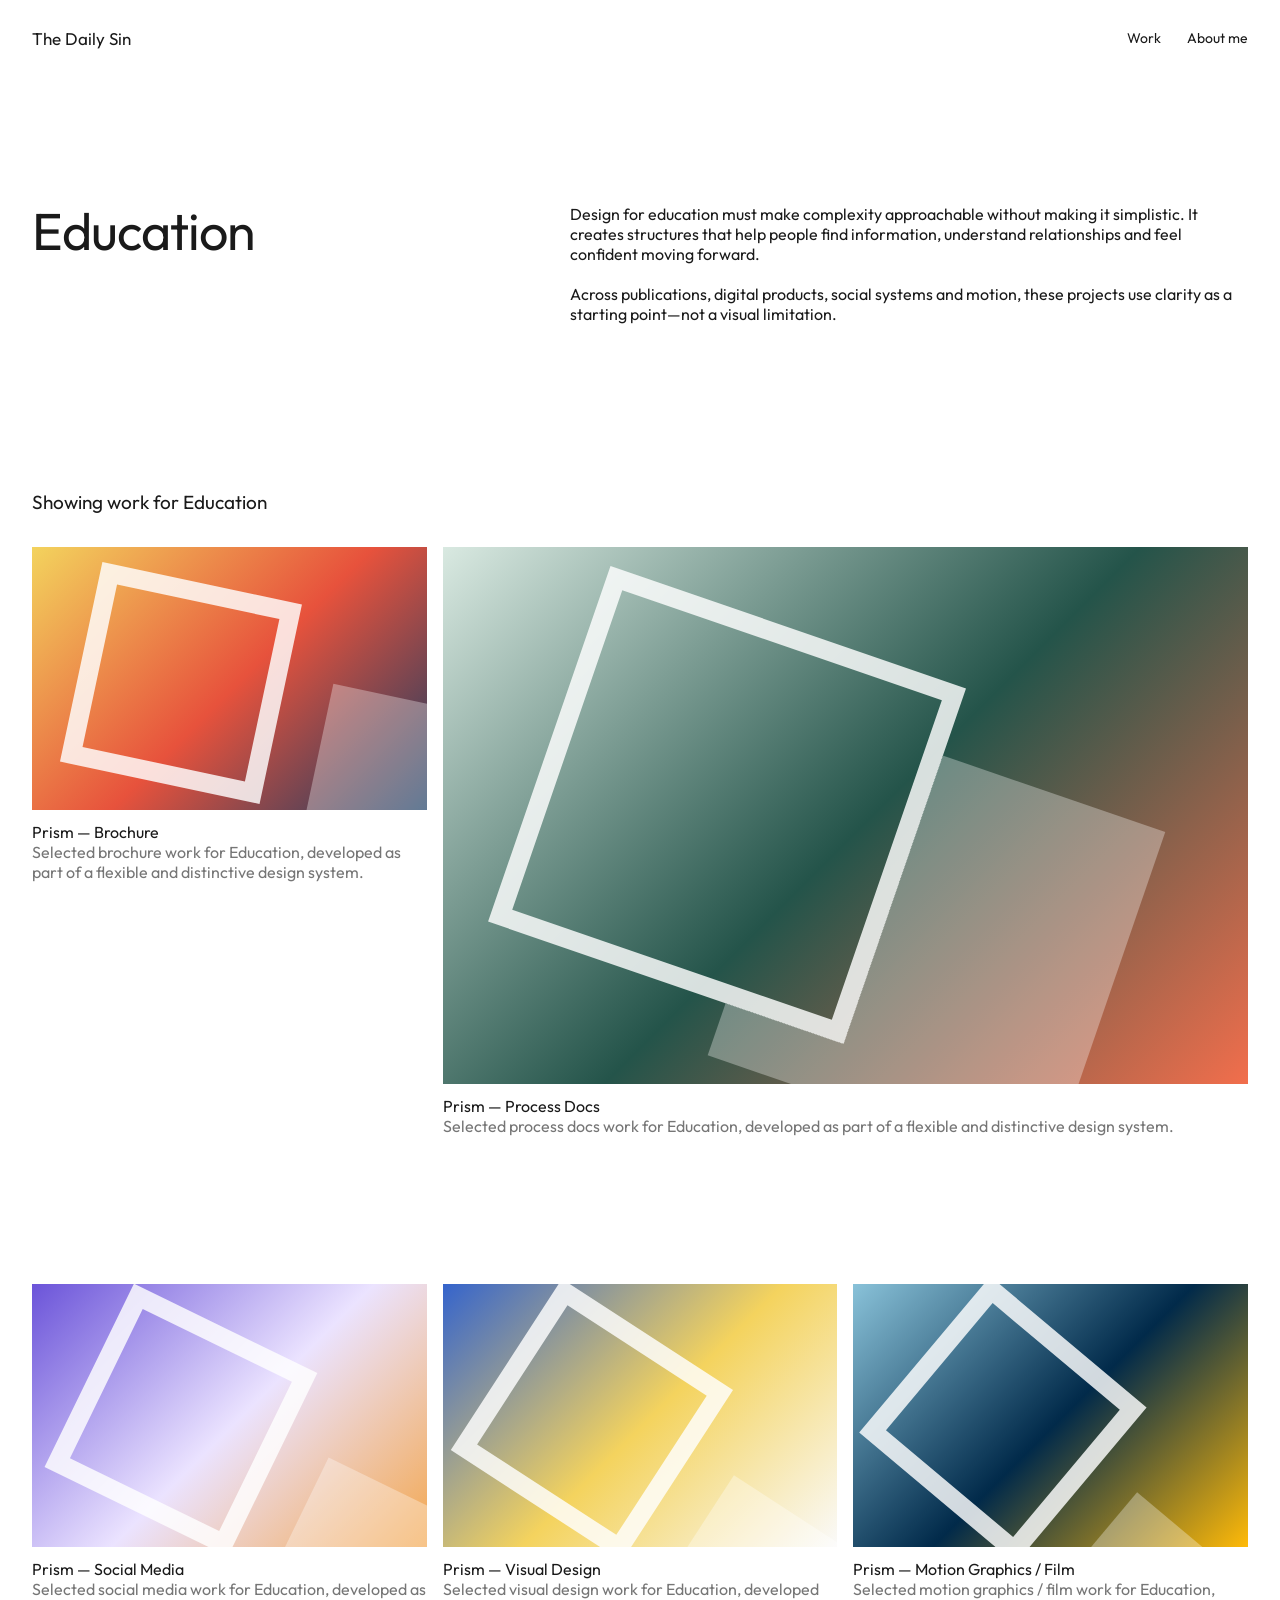
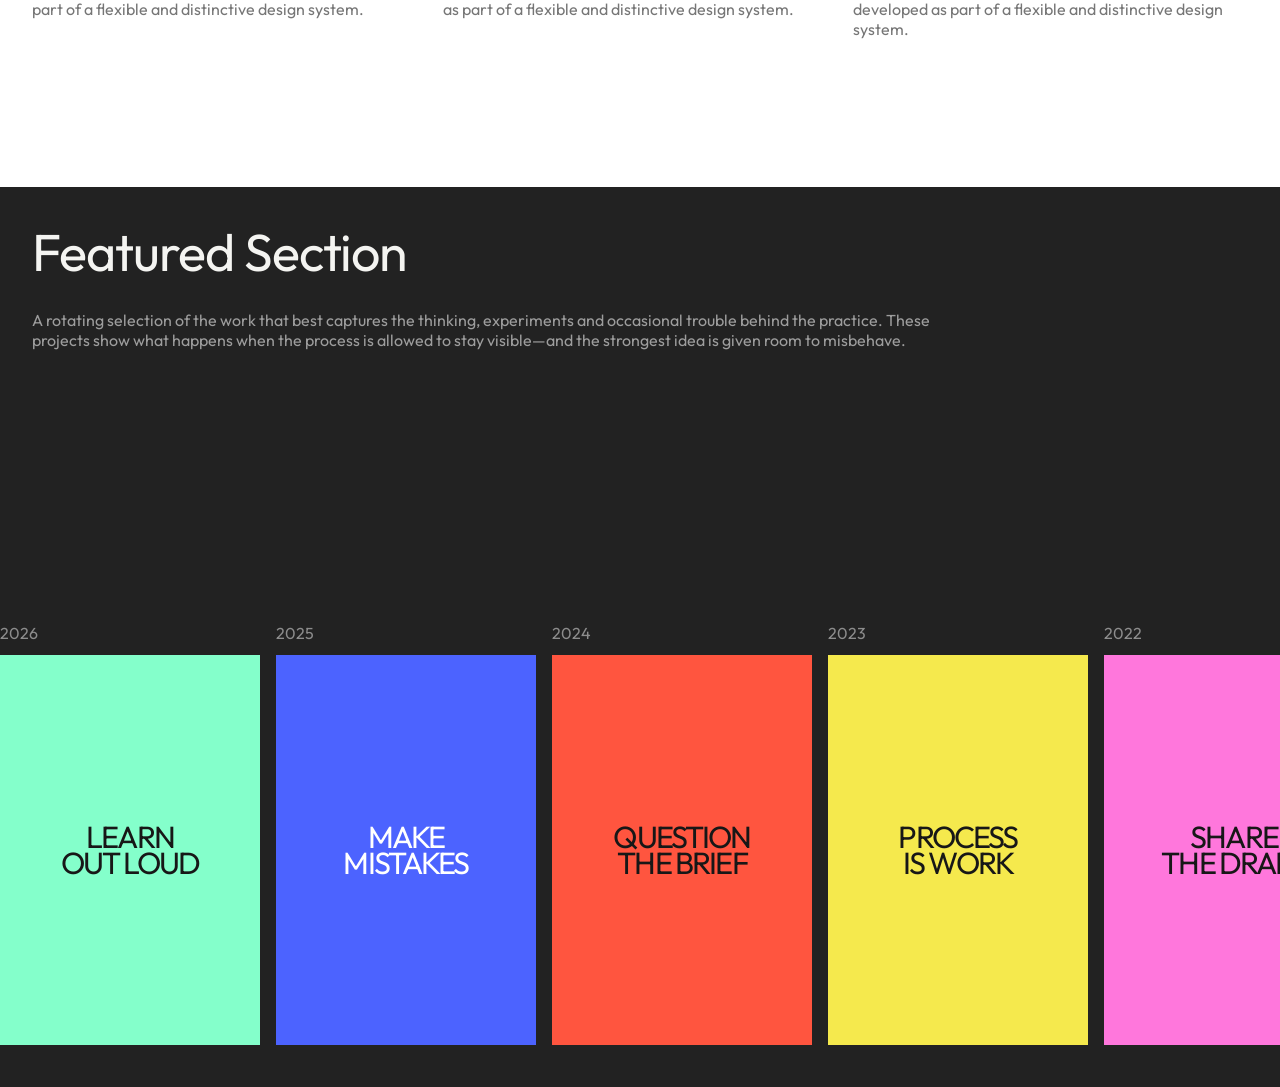
<file: category-template-locked-2026-08-22.html>
<!doctype html>
<html lang="en">
<head>
<meta charset="utf-8">
<meta name="viewport" content="width=device-width,initial-scale=1">
<title>Selected Work — Design Portfolio</title>
<link rel="icon" type="image/png" href="assets/favicon.png?v=2">
<link rel="preconnect" href="https://fonts.googleapis.com">
<link rel="preconnect" href="https://fonts.gstatic.com" crossorigin>
<link href="https://fonts.googleapis.com/css2?family=Outfit:wght@400&display=swap" rel="stylesheet">
<style>
*{box-sizing:border-box}html,body{margin:0;background:#fff;color:#1a1a1a;font-family:Outfit,sans-serif}a{color:inherit;text-decoration:none}.shell{padding:0 32px}header{height:76px;display:flex;align-items:center;justify-content:space-between}.brand{font-size:17px}.nav{display:flex;gap:26px;font-size:14px}.menu{display:none;width:28px}.menu:before,.menu:after{content:"";display:block;height:1.5px;background:#111;margin:7px 0}.intro{display:grid;grid-template-columns:1fr 678px;gap:32px;padding:128px 0 146px}.intro h1{margin:0;font-size:52px;line-height:54.6px;font-weight:400;letter-spacing:-1.04px}.intro-copy{width:678px;max-width:100%;font-size:16px;line-height:20px}.intro-copy p{margin:0 0 20px}.eyebrow{margin:0 0 32px;font-size:19px;line-height:25px;color:#1a1a1a}.grid{display:grid;grid-template-columns:repeat(12,1fr);column-gap:16px;row-gap:148px;align-items:start}.card{min-width:0}.card:nth-child(1){grid-column:span 4}.card:nth-child(2){grid-column:span 8}.card:nth-child(3),.card:nth-child(4),.card:nth-child(5){grid-column:span 4}.visual,.wide .visual{position:relative;overflow:hidden;aspect-ratio:3/2;background:linear-gradient(135deg,var(--a),var(--b) 52%,var(--c));isolation:isolate}.visual:before{content:"";position:absolute;width:42%;aspect-ratio:1;left:12%;top:13%;border:clamp(10px,1.5vw,23px) solid rgba(255,255,255,.82);transform:rotate(var(--r));box-shadow:19vw 7vh 0 -8px rgba(255,255,255,.32)}.caption{padding:12px 0 0}.caption h2{margin:0;font-size:16px;line-height:20px;font-weight:400;color:#1a1a1a}.caption p{margin:0;max-width:947px;color:#767676;font-size:16px;line-height:20px}.projects{padding-bottom:148px}.feature{height:100vh;min-height:720px;margin:0 -32px;padding:38px 32px 0;background:#222;color:#f4f4f1;display:flex;flex-direction:column;overflow:hidden}.feature h2{margin:0;font-size:52px;line-height:54.6px;font-weight:400;letter-spacing:-1.04px}.feature-copy{width:min(947px,72vw);margin:30px 0 0;color:#9d9d9d;font-size:16px;line-height:20px}.marquee{margin:auto -32px 0;overflow:hidden}.marquee-track{width:max-content;display:flex;align-items:flex-end;gap:16px;padding:0 0 42px;animation:featureMarquee 30s linear infinite;will-change:transform}.marquee:hover .marquee-track{animation-play-state:paused}.poster-wrap{flex:0 0 clamp(260px,20vw,390px)}.year{display:block;margin:0 0 12px;color:#8c8c8c;font-size:16px;line-height:20px}.poster{width:100%;aspect-ratio:2/3;display:grid;place-items:center;padding:20px;background:var(--p);color:var(--t,#171717);font-size:clamp(24px,2.4vw,46px);line-height:.86;text-align:center;letter-spacing:-.06em}@keyframes featureMarquee{to{transform:translateX(calc(-50% - 8px))}}
@media(max-width:700px){.shell{padding:0 22px}header{height:72px}.brand{font-size:18px}.nav{display:none}.menu{display:block}.intro{display:block;padding:20px 0 78px}.intro h1{font-size:31px;line-height:33px;margin-bottom:34px;letter-spacing:-.62px}.intro-copy{width:auto;font-size:16px;line-height:20px}.eyebrow{display:none}.grid{display:block}.card{margin-bottom:64px}.visual,.wide .visual{aspect-ratio:3/2}.caption{padding-top:12px}.caption h2,.caption p{font-size:16px;line-height:20px}.projects{padding-bottom:30px}.feature{height:100svh;min-height:680px;margin:0 -22px;padding:24px 22px 0}.feature h2{font-size:31px;line-height:33px;letter-spacing:-.62px}.feature-copy{width:100%;margin-top:22px;font-size:16px;line-height:20px}.marquee{margin:auto -22px 0}.marquee-track{gap:10px;padding-bottom:28px}.poster-wrap{flex-basis:58vw}.year{margin-bottom:8px;font-size:14px}.poster{font-size:28px}}
</style>
</head>
<body>
<div class="shell">
<header>
<a class="brand" href="index.html">The Daily Sin</a>
<nav class="nav">
<a href="index.html">Work</a>
<a href="about.html">About me</a>
</nav>
<span class="menu">
</span>
</header>
<main>
<section class="intro">
<h1 id="title">Education</h1>
<div class="intro-copy">
<p id="description">
</p>
<p id="description-two">
</p>
</div>
</section>
<p class="eyebrow" id="eyebrow">
</p>
<section class="grid projects" id="first-grid">
</section>
<section class="feature">
<h2>Featured Section</h2>
<p class="feature-copy">A rotating selection of the work that best captures the thinking, experiments and occasional trouble behind the practice. These projects show what happens when the process is allowed to stay visible—and the strongest idea is given room to misbehave.</p>
<div class="marquee" aria-label="Featured project carousel">
<div class="marquee-track">
<div class="poster-wrap">
<span class="year">2026</span>
<div class="poster" style="--p:#84ffcb">LEARN<br>OUT LOUD</div>
</div>
<div class="poster-wrap">
<span class="year">2025</span>
<div class="poster" style="--p:#4c63ff;--t:#fff">MAKE<br>MISTAKES</div>
</div>
<div class="poster-wrap">
<span class="year">2024</span>
<div class="poster" style="--p:#ff553f">QUESTION<br>THE BRIEF</div>
</div>
<div class="poster-wrap">
<span class="year">2023</span>
<div class="poster" style="--p:#f5e94d">PROCESS<br>IS WORK</div>
</div>
<div class="poster-wrap">
<span class="year">2022</span>
<div class="poster" style="--p:#ff77dc">SHARE<br>THE DRAFT</div>
</div>
<div class="poster-wrap" aria-hidden="true">
<span class="year">2026</span>
<div class="poster" style="--p:#84ffcb">LEARN<br>OUT LOUD</div>
</div>
<div class="poster-wrap" aria-hidden="true">
<span class="year">2025</span>
<div class="poster" style="--p:#4c63ff;--t:#fff">MAKE<br>MISTAKES</div>
</div>
<div class="poster-wrap" aria-hidden="true">
<span class="year">2024</span>
<div class="poster" style="--p:#ff553f">QUESTION<br>THE BRIEF</div>
</div>
<div class="poster-wrap" aria-hidden="true">
<span class="year">2023</span>
<div class="poster" style="--p:#f5e94d">PROCESS<br>IS WORK</div>
</div>
<div class="poster-wrap" aria-hidden="true">
<span class="year">2022</span>
<div class="poster" style="--p:#ff77dc">SHARE<br>THE DRAFT</div>
</div>
</div>
</div>
</section>
</main>
</div>
<script>
const projects=[['Prism','Books','Education','Brochure','#f3d35d','#e7523c','#183b62'],['Prism','Books','Education','Process Docs','#d9e9e1','#24544a','#f26e4c'],['TMM','Books','NGO','Comic','#f55234','#f7c94b','#21211f'],['Dhokra','Books','NGO','Coffee Table Book','#b9773c','#261b15','#e9d6b8'],['The Daily Sin','Brand Identity','FMCG','Brand Identity','#e43f36','#f5e8ce','#302019'],['Voyage','Brand Identity','Eyewear','Brand Identity','#f1cf58','#073b4c','#ef476f'],['The Daily Sin','Social Media','FMCG','LinkedIn','#ff5c35','#ffebd2','#712f23'],['Prism','Social Media','Education','Social Media','#6b54d9','#ebe3ff','#f3a74f'],['Prism','Visual Design','Education','Visual Design','#3564cc','#f4d35e','#fafafa'],['Ofmuziq','Visual Design','Entertainment','Visual Design','#181525','#a96ff2','#f95a7c'],['Voyage','Visual Design','Eyewear','Visual Design','#7a5cfa','#e7dcff','#16132b'],['TMM','Visual Design','NGO','Banners','#e95d43','#f6d55c','#3f51b5'],['Behome','Visual Design','Home Furnishing','Visual Design','#d7c2a4','#5d6a55','#f5efe4'],['Planthia','Visual Design','Skincare','Visual Design','#b6ddbb','#f5d6dc','#344f3b'],['Prism','Motion Graphics / Film','Education','Motion Graphics / Film','#89c2d9','#012a4a','#ffba08'],['TMM','Motion Graphics / Film','NGO','Motion Graphics / Film','#f46036','#2e294e','#1b998b'],['Voyage','Motion Graphics / Film','Eyewear','Motion Graphics / Film','#ef476f','#ffd166','#073b4c'],['Personal','Motion Graphics / Film','Myself','Motion Graphics / Film','#70d6ff','#ff70a6','#ff9770'],['CBS','Motion Graphics / Film','Manufacturing','Motion Graphics / Film','#355c7d','#f67280','#f8b195'],['TDS','Packaging','FMCG','Packaging','#162b21','#deba69','#f5f0df'],['Personal','Packaging','Myself','Packaging','#ffe66d','#4ecdc4','#1a535c'],['Prism','Digital Experience','Education','Website','#84c5e6','#fcf6e8','#33415c'],['Ofmuziq','Digital Experience','Entertainment','App','#211a3a','#9b5de5','#00f5d4'],['The Daily Sin','Digital Experience','FMCG','Website','#ed6a5a','#f4f1bb','#5ca4a9'],['Diggin','Digital Experience','Restaurant','Website','#cb3a2f','#f6e7cb','#263b2d'],['Bhailo','Industrial Design','Consumer Goods','Industrial Design','#e8d6bd','#35716b','#ef8354'],['Becre8v','Industrial Design','Consumer Goods','Prototyping','#e8ff52','#181818','#8585ff'],['Traya Tech','Industrial Design','Consumer Goods','Prototyping','#d7e3fc','#496a81','#f7a072']].map(([client,category,industry,work,a,b,c])=>({client,category,industry,work,colors:[a,b,c]}));
const descriptions={Education:['Design for education must make complexity approachable without making it simplistic. It creates structures that help people find information, understand relationships and feel confident moving forward.','Across publications, digital products, social systems and motion, these projects use clarity as a starting point—not a visual limitation.'],Books:['Books turn sequences of words, images and ideas into physical experiences. The work here spans practical documents, editorial narratives and image-led publications.','Each project treats pacing, hierarchy and material choices as part of how the story is understood.']};const q=new URLSearchParams(location.search),value=q.get('value')||'Education',type=q.get('type')||'industry',matched=projects.filter(p=>p[type]===value),items=matched.length?matched:projects.slice(0,7),copy=descriptions[value]||[`This selection brings together work connected by ${value}. Different formats and clients reveal how one design approach adapts to distinct contexts.`,`The projects balance individual stories with the broader character of the practice.`];document.title=`${value} — Design Portfolio`;document.getElementById('title').textContent=value;document.getElementById('description').textContent=copy[0];document.getElementById('description-two').textContent=copy[1];document.getElementById('eyebrow').textContent=`Showing work for ${value}`;function card(p,i){const el=document.createElement('article');el.className=`card ${i===1?'wide':''}`;el.innerHTML=`<div class="visual" data-mark="${p.client}" style="--a:${p.colors[0]};--b:${p.colors[1]};--c:${p.colors[2]};--r:${12+i*7}deg">
</div>
<div class="caption">
<h2>${p.client} — ${p.work}</h2>
<p>Selected ${p.work.toLowerCase()} work for ${p.industry}, developed as part of a flexible and distinctive design system.</p>
</div>`;return el}items.slice(0,5).forEach((p,i)=>document.getElementById('first-grid').appendChild(card(p,i)));
</script>
</body>
</html>
</file>
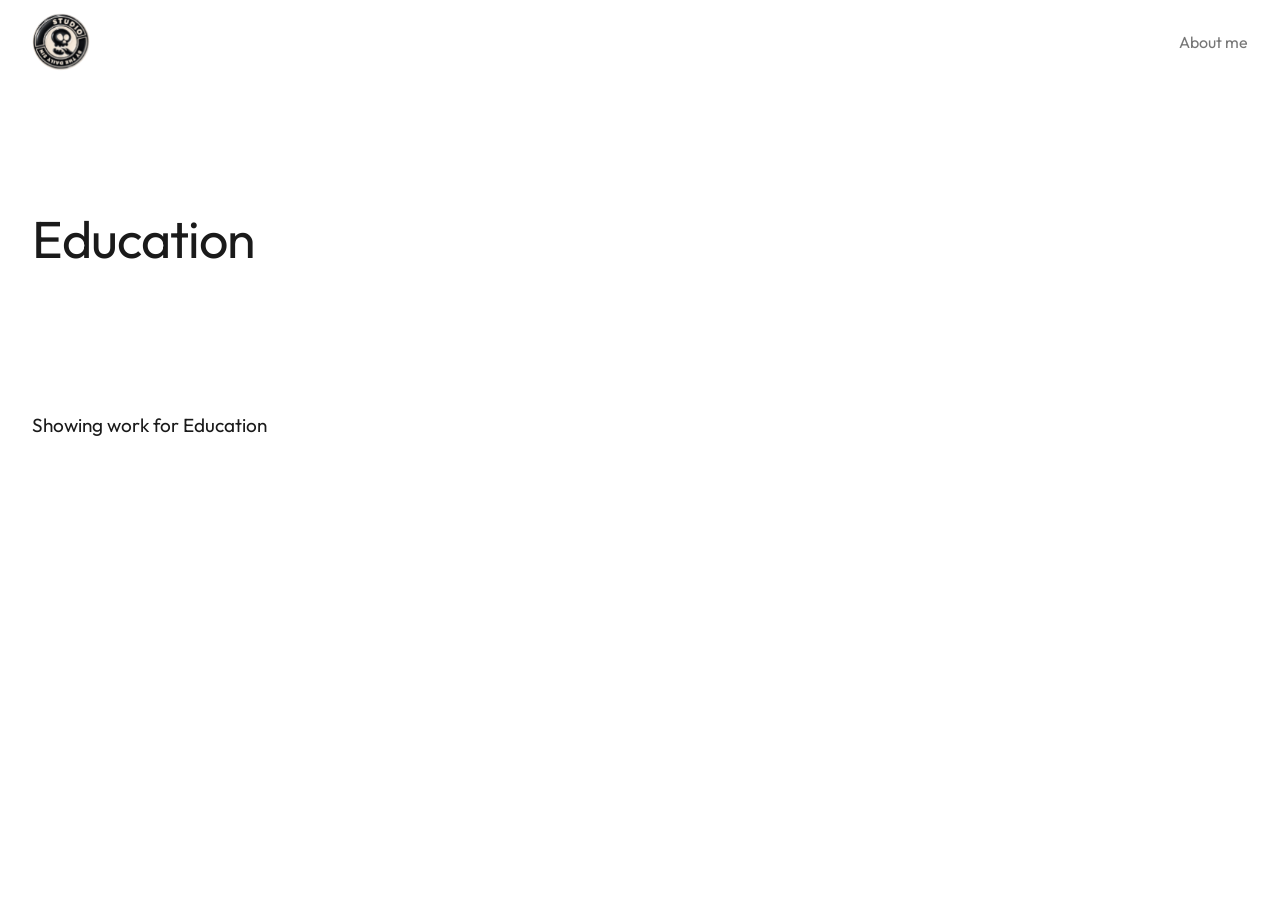
<file: category-template.html>
<!doctype html>
<html lang="en">
<head>
<meta charset="utf-8">
<meta name="viewport" content="width=device-width,initial-scale=1">
<title>Selected Work — Design Portfolio</title>
<link rel="icon" type="image/png" href="assets/favicon.png?v=2">
<link rel="preconnect" href="https://fonts.googleapis.com">
<link rel="preconnect" href="https://fonts.gstatic.com" crossorigin>
<link href="https://fonts.googleapis.com/css2?family=Outfit:wght@400&display=swap" rel="stylesheet">
<style>
*{box-sizing:border-box}html,body{margin:0;background:#fff;color:#1a1a1a;font-family:Outfit,sans-serif}a{color:inherit;text-decoration:none}.shell{padding:0 32px}header{height:76px;display:flex;align-items:center;justify-content:space-between}.brand{font-size:17px}.nav{display:flex;gap:26px;font-size:14px}.menu{display:none;width:28px}.menu:before,.menu:after{content:"";display:block;height:1.5px;background:#111;margin:7px 0}.intro{display:grid;grid-template-columns:1fr 678px;gap:32px;padding:128px 0 146px}.intro h1{margin:0;font-size:52px;line-height:54.6px;font-weight:400;letter-spacing:-1.04px}.intro-copy{width:678px;max-width:100%;font-size:16px;line-height:20px}.intro-copy p{margin:0 0 20px}.eyebrow{margin:0 0 32px;font-size:19px;line-height:25px;color:#1a1a1a}.grid{display:grid;grid-template-columns:repeat(12,1fr);column-gap:16px;row-gap:148px;align-items:start}.card{min-width:0}.card:nth-child(1){grid-column:span 4}.card:nth-child(2){grid-column:span 8}.card:nth-child(3),.card:nth-child(4),.card:nth-child(5){grid-column:span 4}.visual,.wide .visual{position:relative;overflow:hidden;aspect-ratio:3/2;background:#111;isolation:isolate}.caption{padding:12px 0 0}.caption h2{margin:0;font-size:16px;line-height:20px;font-weight:400;color:#1a1a1a}.caption p{margin:0;max-width:947px;color:#767676;font-size:16px;line-height:20px}.projects{padding-bottom:148px}
@media(max-width:700px){.shell{padding:0 22px}header{height:72px}.brand{font-size:18px}.nav{display:none}.menu{display:block}.intro{display:block;padding:20px 0 78px}.intro h1{font-size:31px;line-height:33px;margin-bottom:34px;letter-spacing:-.62px}.intro-copy{width:auto;font-size:16px;line-height:20px}.eyebrow{display:none}.grid{display:block}.card{margin-bottom:64px}.visual,.wide .visual{aspect-ratio:3/2}.caption{padding-top:12px}.caption h2,.caption p{font-size:16px;line-height:20px}.projects{padding-bottom:30px}}
header{height:84px}.site-logo{width:116px;height:40px;display:grid;place-items:center;border:1px solid #1a1a1a;background:#fff;color:#1a1a1a;font-size:10px;line-height:1;letter-spacing:.16em}.about-link{font-size:14px;line-height:18px}@media(max-width:700px){header{height:72px}.site-logo{width:98px;height:34px}.about-link{display:block}}
    @view-transition{navigation:auto}::view-transition-old(root){animation:page-leave 180ms cubic-bezier(.4,0,1,1) both}::view-transition-new(root){animation:page-enter 320ms cubic-bezier(.16,1,.3,1) both}@keyframes page-leave{to{opacity:0;transform:translateY(-3px)}}@keyframes page-enter{from{opacity:0;transform:translateY(6px)}to{opacity:1;transform:translateY(0)}}@media(prefers-reduced-motion:reduce){::view-transition-old(root),::view-transition-new(root){animation:none!important}}
.site-logo.has-logo{display:block;width:58px;height:58px;border:0;border-radius:50%;overflow:hidden;background:transparent}.site-logo.has-logo img{display:block;width:100%;height:100%;object-fit:cover;transform-origin:50% 50%;will-change:transform}.visual.has-image{background-position:center;background-size:cover;background-repeat:no-repeat}@media(max-width:700px){.site-logo.has-logo{width:50px;height:50px}}
.card:nth-child(n+6){grid-column:span 4}.grid.single-project .card{grid-column:span 8}.intro{grid-template-columns:1fr}.intro-copy{display:none}
@media(max-width:700px){.intro{padding:20px 0 42px}.card,.grid.single-project .card{display:block;margin-bottom:64px}.card:last-child{margin-bottom:0}.caption{padding-bottom:0}}
.visual video{display:block;width:100%;height:100%;object-fit:cover}.card-video-controls{position:absolute;z-index:3;right:12px;bottom:12px;display:flex;gap:7px;opacity:0;pointer-events:none;transform:translateY(5px);transition:opacity 180ms ease,transform 240ms cubic-bezier(.16,1,.3,1)}.visual.controls-visible .card-video-controls{opacity:1;pointer-events:auto;transform:none}.card-video-controls button{height:35px;padding:0 12px;border:1px solid rgba(255,255,255,.72);border-radius:999px;background:rgba(245,248,246,.7);color:#182019;font:400 13px/18px Outfit,sans-serif;box-shadow:inset 0 1px 0 #fff,0 7px 20px rgba(0,0,0,.16);backdrop-filter:blur(15px) saturate(155%);-webkit-backdrop-filter:blur(15px) saturate(155%)}.card-video-controls .card-toggle{width:39px;padding:0}
</style>
<link rel="stylesheet" href="assets/site-header.css?v=5">
<link rel="stylesheet" href="assets/glass-system.css?v=5">
</head>
<body>
<div class="shell">
<header>
<a class="site-logo has-logo" href="index.html" aria-label="The Daily Sin home"><img src="assets/studio-seal.png" alt="Studio by The Daily Sin"></a>
<a class="about-link" href="about.html">About me</a>
</header>
<main>
<section class="intro">
<h1 id="title">Education</h1>
<div class="intro-copy">
<p id="description">
</p>
<p id="description-two">
</p>
</div>
</section>
<p class="eyebrow" id="eyebrow">
</p>
<section class="grid projects" id="first-grid">
</section>
</main>
</div>
<script src="assets/projects-data.js?v=3"></script>
<script src="assets/sheet-config.js?v=3"></script>
<script src="assets/projects-sheet.js?v=10"></script>
<script>
window.PORTFOLIO_DATA_READY.then(loadedProjects=>{
const legacyProjects=[['Prism','Editorial','Education','Brochure','#f3d35d','#e7523c','#183b62'],
['Prism','Editorial','Education','Process Docs','#d9e9e1','#24544a','#f26e4c'],
['TMM','Editorial','NGO','Comic','#f55234','#f7c94b','#21211f'],
['Independent','Editorial','Arts & Culture','Dhokra: Through the Streets of Betul','#b9773c','#261b15','#e9d6b8','https://pub-0941a4f2ea604ffbb386f55599363620.r2.dev/Dhokra/1.webp','Dhokra: Through the Streets of Betul','Documenting Dhokra through field research and publication design.','dhokra-coffee-table-book'],
['Independent','Research','Arts & Culture','Dhokra: Through the Streets of Betul','#b9773c','#261b15','#e9d6b8','https://pub-0941a4f2ea604ffbb386f55599363620.r2.dev/Dhokra/1.webp','Dhokra: Through the Streets of Betul','Documenting Dhokra through field research and publication design.','dhokra-coffee-table-book'],
['The Daily Sin','Brand Identity','FMCG','Brand Identity','#e43f36','#f5e8ce','#302019'],
['Voyage','Brand Identity','Eyewear','Brand Identity','#f1cf58','#073b4c','#ef476f'],
['The Daily Sin','Social Media','FMCG','LinkedIn','#ff5c35','#ffebd2','#712f23'],
['Prism','Social Media','Education','Social Media','#6b54d9','#ebe3ff','#f3a74f'],
['Prism','Visual Design','Education','Visual Design','#3564cc','#f4d35e','#fafafa'],
['Ofmuziq','Visual Design','Entertainment','Visual Design','#181525','#a96ff2','#f95a7c'],
['Voyage','Visual Design','Eyewear','Visual Design','#7a5cfa','#e7dcff','#16132b'],
['TMM','Visual Design','NGO','Banners','#e95d43','#f6d55c','#3f51b5'],
['Behome','Visual Design','Home Furnishing','Visual Design','#d7c2a4','#5d6a55','#f5efe4'],
['Planthia','Visual Design','Skincare','Visual Design','#b6ddbb','#f5d6dc','#344f3b'],
['Prism','Motion Graphics / Film','Education','Motion Graphics / Film','#89c2d9','#012a4a','#ffba08'],
['TMM','Motion Graphics / Film','NGO','Motion Graphics / Film','#f46036','#2e294e','#1b998b'],
['Voyage','Motion Graphics / Film','Eyewear','Motion Graphics / Film','#ef476f','#ffd166','#073b4c'],
['Personal','Motion Graphics / Film','Myself','Motion Graphics / Film','#70d6ff','#ff70a6','#ff9770'],
['CBS','Motion Graphics / Film','Manufacturing','Motion Graphics / Film','#355c7d','#f67280','#f8b195'],
['TDS','Packaging','FMCG','Packaging','#162b21','#deba69','#f5f0df'],
['Personal','Packaging','Myself','Packaging','#ffe66d','#4ecdc4','#1a535c'],
['Prism','Digital Experience','Education','Website','#84c5e6','#fcf6e8','#33415c'],
['Ofmuziq','Digital Experience','Entertainment','App','#211a3a','#9b5de5','#00f5d4'],
['The Daily Sin','Digital Experience','FMCG','Website','#ed6a5a','#f4f1bb','#5ca4a9'],
['Diggin','Digital Experience','Restaurant','Website','#cb3a2f','#f6e7cb','#263b2d'],
['Bhailo','Industrial Design','Consumer Goods','Industrial Design','#e8d6bd','#35716b','#ef8354'],
['Becre8v','Industrial Design','Consumer Goods','Prototyping','#e8ff52','#181818','#8585ff'],
['Traya Tech','Industrial Design','Consumer Goods','Prototyping','#d7e3fc','#496a81','#f7a072']].map(([client,category,industry,work,a,b,c,image,title,description,slug])=>({client,category,industry,work,colors:[a,b,c],image,title:title||`${client} — ${work}`,description:description||`Selected ${work.toLowerCase()} work for ${industry}, developed as part of a flexible and distinctive design system.`,slug}));
const projects=loadedProjects.map((project,index)=>({...project,category:project.categories[0],industry:project.industries[0],work:project.title,colors:legacyProjects[index%legacyProjects.length].colors,image:project.display||project.cover||'',description:project.summary}));
const descriptions={
Print:['Turning dense information into things people actually want to read.'],
Research:['Looking closely enough to find the problem beneath the obvious one.'],
'Brand Identity':['Building visual systems that make ideas instantly recognisable.'],
'Visual Systems':['Giving information, products and ideas a stronger visual voice.'],
'Motion & Film':['Using movement to explain, reveal and make things feel alive.'],
Packaging:['Designing the moment before the product is even used.'],
'Digital Experiences':['Turning brands, services and systems into usable digital experiences.'],
'Industrial/Product':['Making ideas physical, functional and worth interacting with.'],
Campaigns:['Creating ideas sharp enough to earn attention and conversation.'],
Education:['Making learning clearer, more engaging and easier to navigate.'],
NGOs:['Making complex social and organisational communication easier to understand.'],
'Arts & Culture':['Documenting and translating culture without flattening what makes it distinct.'],
'Lifestyle Brands':['Designing moments people remember, not just things they see.'],
'FMCG Brands':['Making everyday products harder to ignore.'],
'D2C Brands':['Helping products sell through stronger stories, visuals and experiences.'],
Manufacturers:['Making technical products and processes easier to see and understand.']
};
const q=new URLSearchParams(location.search),type=q.get('type')||'industry',rawValue=q.get('value')||'Education',value=window.PORTFOLIO_LABEL?window.PORTFOLIO_LABEL(rawValue,type==='category'?'discipline':'sector'):rawValue,matched=projects.filter(p=>type==='category'?p.categories.includes(value):p.industries.includes(value)),items=matched.sort((a,b)=>((b.priority||0)-(a.priority||0))||((a.sheetOrder??projects.indexOf(a))-(b.sheetOrder??projects.indexOf(b)))),copy=descriptions[value]||[`This selection brings together work connected by ${value}. Different formats and clients reveal how one design approach adapts to distinct contexts.`,`The projects balance individual stories with the broader character of the practice.`];
document.title=`${value} — Design Portfolio`;
document.getElementById('title').textContent=value;
document.getElementById('description').textContent=copy[0];
document.getElementById('description-two').textContent=copy[1]||'';document.getElementById('description-two').hidden=!copy[1];
document.getElementById('eyebrow').textContent=`Showing work for ${value}`;
function projectUrl(p){const slug=p.slug||`${p.client}-${p.work}`.toLowerCase().replace(/[^a-z0-9]+/g,'-').replace(/(^-|-$)/g,'');const params=new URLSearchParams({slug,title:p.title,client:p.client,category:p.category,industry:p.industry,work:p.work,palette:p.colors.join(',')});return `project-template.html?${params}`}
function isDirectVideo(url){return /\.(?:mp4|webm|mov|m4v)(?:[?#]|$)/i.test(url||'')}function card(p,i){const video=isDirectVideo(p.image),el=document.createElement('a');el.href=projectUrl(p);el.className=`card ${i===1?'wide':''}`;el.innerHTML=`<div class="visual${p.image&&!video?' has-image':''}${video?' has-media':''}" style="${p.image&&!video?`background-image:url('${p.image}')`:''}">${video?`<video src="${p.image}" muted loop playsinline preload="metadata"></video><div class="card-video-controls"><button class="card-toggle" type="button" aria-label="Pause video">Ⅱ</button><button class="card-sound" type="button">Sound on</button></div>`:''}
</div>
<div class="caption">
<h2>${p.title}</h2>
<p>${p.description}</p>
</div>`;if(video){const visual=el.querySelector('.visual'),media=el.querySelector('video'),toggle=el.querySelector('.card-toggle'),sound=el.querySelector('.card-sound'),sync=()=>{toggle.textContent=media.paused?'▶':'Ⅱ';toggle.setAttribute('aria-label',media.paused?'Play video':'Pause video')};media.play().catch(()=>{});visual.onclick=e=>{if(!visual.classList.contains('controls-visible')){e.preventDefault();visual.classList.add('controls-visible');sync()}};toggle.onclick=e=>{e.preventDefault();e.stopPropagation();media.paused?media.play().catch(()=>{}):media.pause();sync()};sound.onclick=e=>{e.preventDefault();e.stopPropagation();media.muted=!media.muted;sound.textContent=media.muted?'Sound on':'Sound off'};media.addEventListener('play',sync);media.addEventListener('pause',sync)}return el}
    const projectGrid=document.getElementById('first-grid');projectGrid.classList.toggle('single-project',items.length===1);items.forEach((p,i)=>projectGrid.appendChild(card(p,i)));
});
</script>
</body>
<script src="assets/site-header.js?v=5"></script>
<script src="assets/logo-motion.js"></script>
</html>
</file>
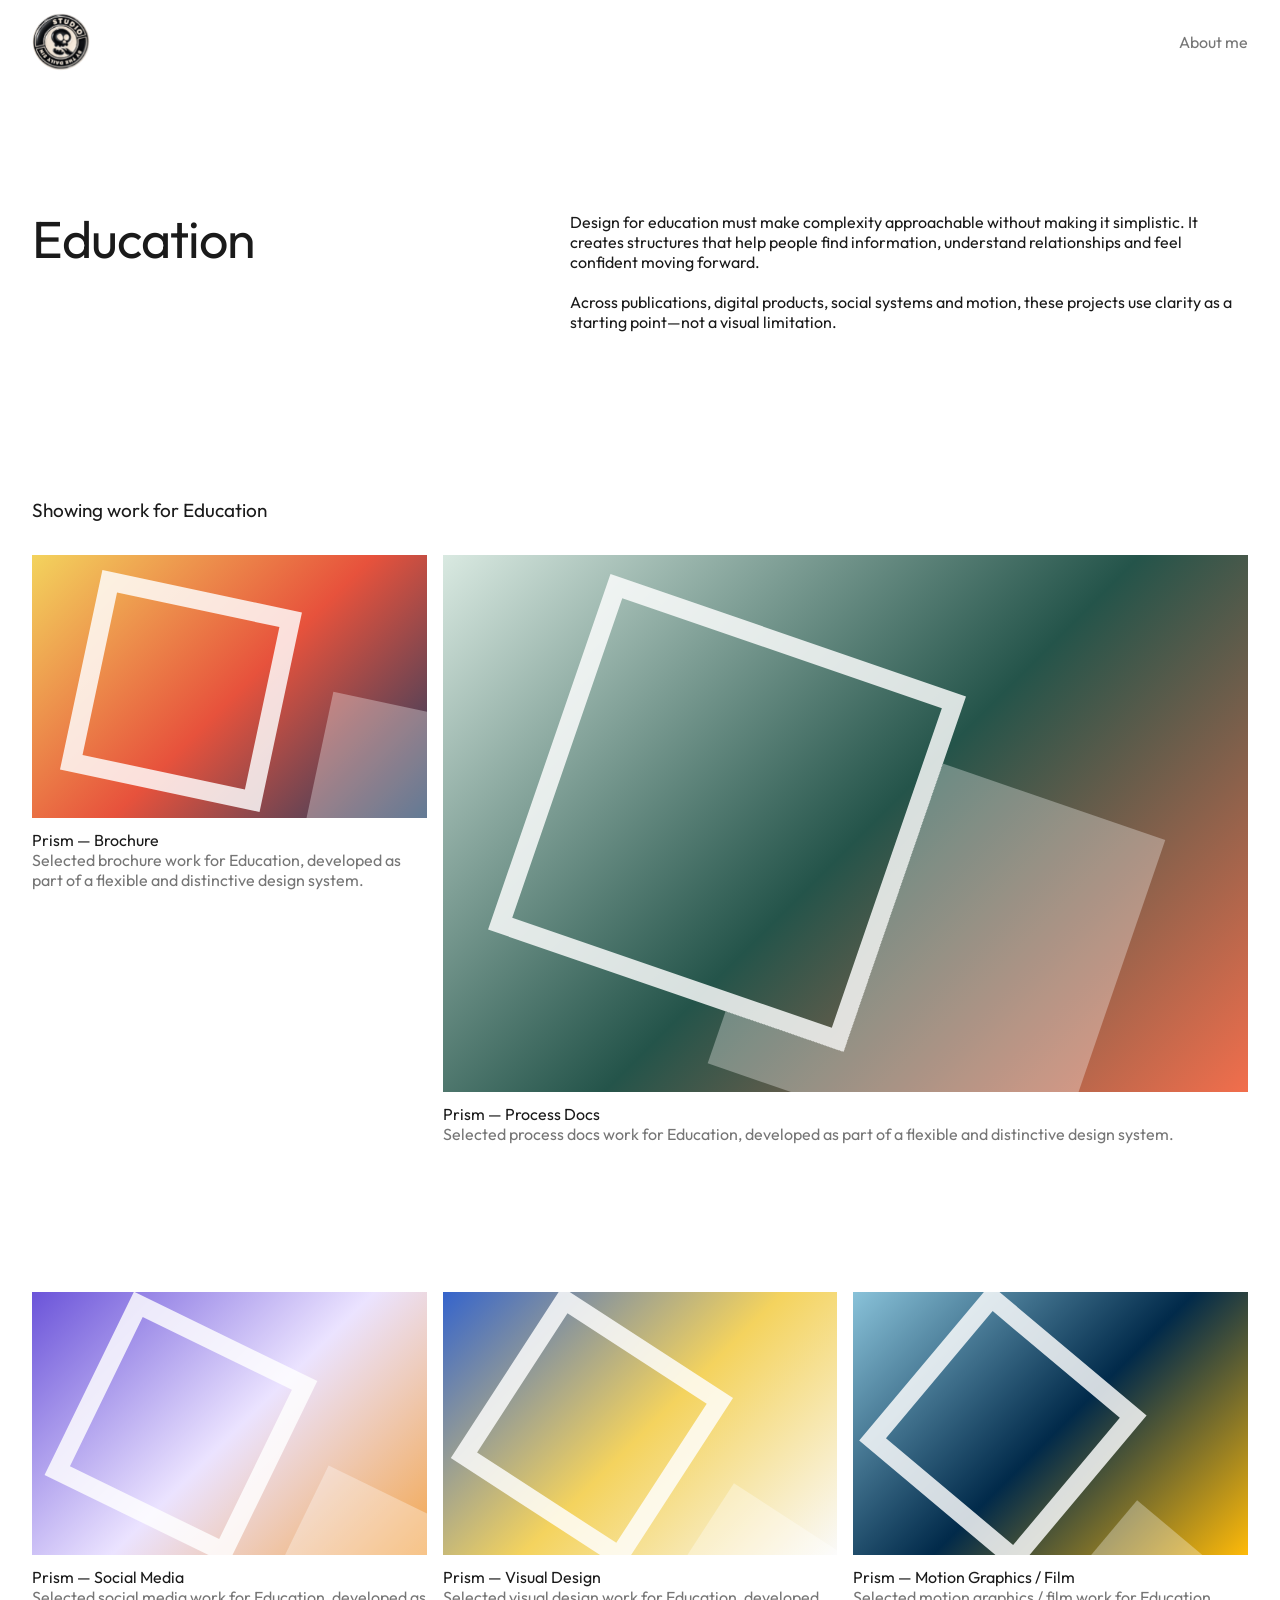
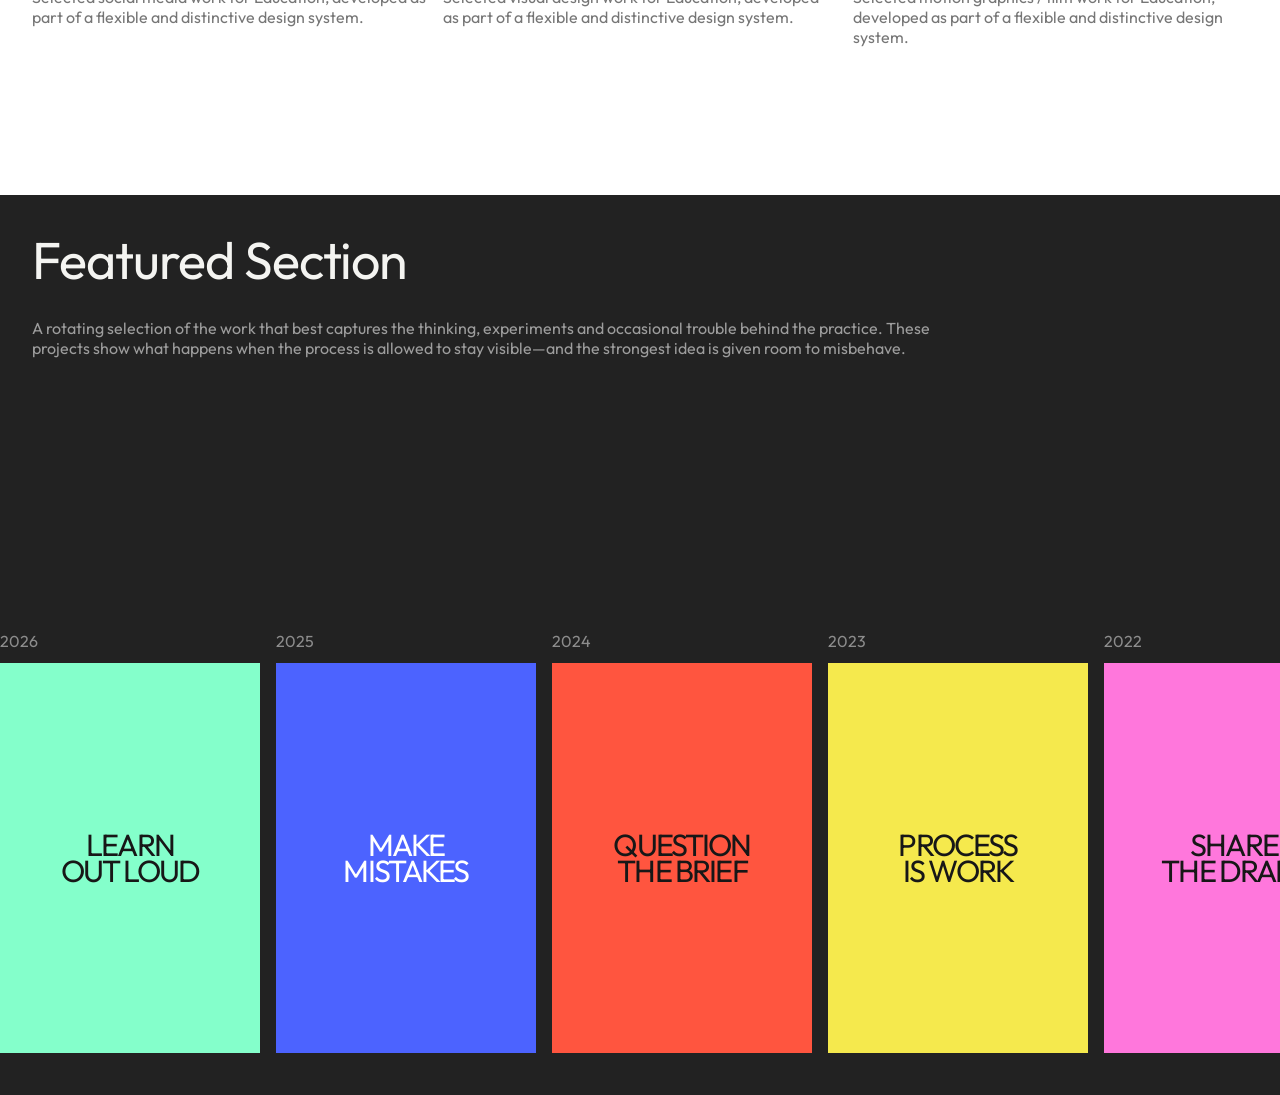
<file: education.html>
<!doctype html>
<html lang="en">
<head>
<meta charset="utf-8">
<meta name="viewport" content="width=device-width,initial-scale=1">
<title>Selected Work — Design Portfolio</title>
<link rel="icon" type="image/png" href="assets/favicon.png?v=2">
<link rel="preconnect" href="https://fonts.googleapis.com">
<link rel="preconnect" href="https://fonts.gstatic.com" crossorigin>
<link href="https://fonts.googleapis.com/css2?family=Outfit:wght@400&display=swap" rel="stylesheet">
<style>
*{box-sizing:border-box}html,body{margin:0;background:#fff;color:#1a1a1a;font-family:Outfit,sans-serif}a{color:inherit;text-decoration:none}.shell{padding:0 32px}header{height:76px;display:flex;align-items:center;justify-content:space-between}.brand{font-size:17px}.nav{display:flex;gap:26px;font-size:14px}.menu{display:none;width:28px}.menu:before,.menu:after{content:"";display:block;height:1.5px;background:#111;margin:7px 0}.intro{display:grid;grid-template-columns:1fr 678px;gap:32px;padding:128px 0 146px}.intro h1{margin:0;font-size:52px;line-height:54.6px;font-weight:400;letter-spacing:-1.04px}.intro-copy{width:678px;max-width:100%;font-size:16px;line-height:20px}.intro-copy p{margin:0 0 20px}.eyebrow{margin:0 0 32px;font-size:19px;line-height:25px;color:#1a1a1a}.grid{display:grid;grid-template-columns:repeat(12,1fr);column-gap:16px;row-gap:148px;align-items:start}.card{min-width:0}.card:nth-child(1){grid-column:span 4}.card:nth-child(2){grid-column:span 8}.card:nth-child(3),.card:nth-child(4),.card:nth-child(5){grid-column:span 4}.visual,.wide .visual{position:relative;overflow:hidden;aspect-ratio:3/2;background:linear-gradient(135deg,var(--a),var(--b) 52%,var(--c));isolation:isolate}.visual:before{content:"";position:absolute;width:42%;aspect-ratio:1;left:12%;top:13%;border:clamp(10px,1.5vw,23px) solid rgba(255,255,255,.82);transform:rotate(var(--r));box-shadow:19vw 7vh 0 -8px rgba(255,255,255,.32)}.caption{padding:12px 0 0}.caption h2{margin:0;font-size:16px;line-height:20px;font-weight:400;color:#1a1a1a}.caption p{margin:0;max-width:947px;color:#767676;font-size:16px;line-height:20px}.projects{padding-bottom:148px}.feature{height:100vh;min-height:720px;margin:0 -32px;padding:38px 32px 0;background:#222;color:#f4f4f1;display:flex;flex-direction:column;overflow:hidden}.feature h2{margin:0;font-size:52px;line-height:54.6px;font-weight:400;letter-spacing:-1.04px}.feature-copy{width:min(947px,72vw);margin:30px 0 0;color:#9d9d9d;font-size:16px;line-height:20px}.marquee{margin:auto -32px 0;overflow:hidden}.marquee-track{width:max-content;display:flex;align-items:flex-end;gap:16px;padding:0 0 42px;animation:featureMarquee 30s linear infinite;will-change:transform}.marquee:hover .marquee-track{animation-play-state:paused}.poster-wrap{flex:0 0 clamp(260px,20vw,390px)}.year{display:block;margin:0 0 12px;color:#8c8c8c;font-size:16px;line-height:20px}.poster{width:100%;aspect-ratio:2/3;display:grid;place-items:center;padding:20px;background:var(--p);color:var(--t,#171717);font-size:clamp(24px,2.4vw,46px);line-height:.86;text-align:center;letter-spacing:-.06em}@keyframes featureMarquee{to{transform:translateX(calc(-50% - 8px))}}
@media(max-width:700px){.shell{padding:0 22px}header{height:72px}.brand{font-size:18px}.nav{display:none}.menu{display:block}.intro{display:block;padding:20px 0 78px}.intro h1{font-size:31px;line-height:33px;margin-bottom:34px;letter-spacing:-.62px}.intro-copy{width:auto;font-size:16px;line-height:20px}.eyebrow{display:none}.grid{display:block}.card{margin-bottom:64px}.visual,.wide .visual{aspect-ratio:3/2}.caption{padding-top:12px}.caption h2,.caption p{font-size:16px;line-height:20px}.projects{padding-bottom:30px}.feature{height:100svh;min-height:680px;margin:0 -22px;padding:24px 22px 0}.feature h2{font-size:31px;line-height:33px;letter-spacing:-.62px}.feature-copy{width:100%;margin-top:22px;font-size:16px;line-height:20px}.marquee{margin:auto -22px 0}.marquee-track{gap:10px;padding-bottom:28px}.poster-wrap{flex-basis:58vw}.year{margin-bottom:8px;font-size:14px}.poster{font-size:28px}}
</style>
<link rel="stylesheet" href="assets/site-header.css?v=5">
<link rel="stylesheet" href="assets/glass-system.css?v=5">
</head>
<body>
<div class="shell">
<header>
<a class="brand" href="index.html">The Daily Sin</a>
<nav class="nav">
<a href="index.html">Work</a>
<a href="about.html">About me</a>
</nav>
<span class="menu">
</span>
</header>
<main>
<section class="intro">
<h1 id="title">Education</h1>
<div class="intro-copy">
<p id="description">
</p>
<p id="description-two">
</p>
</div>
</section>
<p class="eyebrow" id="eyebrow">
</p>
<section class="grid projects" id="first-grid">
</section>
<section class="feature">
<h2>Featured Section</h2>
<p class="feature-copy">A rotating selection of the work that best captures the thinking, experiments and occasional trouble behind the practice. These projects show what happens when the process is allowed to stay visible—and the strongest idea is given room to misbehave.</p>
<div class="marquee" aria-label="Featured project carousel">
<div class="marquee-track">
<div class="poster-wrap">
<span class="year">2026</span>
<div class="poster" style="--p:#84ffcb">LEARN<br>OUT LOUD</div>
</div>
<div class="poster-wrap">
<span class="year">2025</span>
<div class="poster" style="--p:#4c63ff;--t:#fff">MAKE<br>MISTAKES</div>
</div>
<div class="poster-wrap">
<span class="year">2024</span>
<div class="poster" style="--p:#ff553f">QUESTION<br>THE BRIEF</div>
</div>
<div class="poster-wrap">
<span class="year">2023</span>
<div class="poster" style="--p:#f5e94d">PROCESS<br>IS WORK</div>
</div>
<div class="poster-wrap">
<span class="year">2022</span>
<div class="poster" style="--p:#ff77dc">SHARE<br>THE DRAFT</div>
</div>
<div class="poster-wrap" aria-hidden="true">
<span class="year">2026</span>
<div class="poster" style="--p:#84ffcb">LEARN<br>OUT LOUD</div>
</div>
<div class="poster-wrap" aria-hidden="true">
<span class="year">2025</span>
<div class="poster" style="--p:#4c63ff;--t:#fff">MAKE<br>MISTAKES</div>
</div>
<div class="poster-wrap" aria-hidden="true">
<span class="year">2024</span>
<div class="poster" style="--p:#ff553f">QUESTION<br>THE BRIEF</div>
</div>
<div class="poster-wrap" aria-hidden="true">
<span class="year">2023</span>
<div class="poster" style="--p:#f5e94d">PROCESS<br>IS WORK</div>
</div>
<div class="poster-wrap" aria-hidden="true">
<span class="year">2022</span>
<div class="poster" style="--p:#ff77dc">SHARE<br>THE DRAFT</div>
</div>
</div>
</div>
</section>
</main>
</div>
<script>
const projects=[['Prism','Books','Education','Brochure','#f3d35d','#e7523c','#183b62'],['Prism','Books','Education','Process Docs','#d9e9e1','#24544a','#f26e4c'],['TMM','Books','NGO','Comic','#f55234','#f7c94b','#21211f'],['Dhokra','Books','NGO','Coffee Table Book','#b9773c','#261b15','#e9d6b8'],['The Daily Sin','Brand Identity','FMCG','Brand Identity','#e43f36','#f5e8ce','#302019'],['Voyage','Brand Identity','Eyewear','Brand Identity','#f1cf58','#073b4c','#ef476f'],['The Daily Sin','Social Media','FMCG','LinkedIn','#ff5c35','#ffebd2','#712f23'],['Prism','Social Media','Education','Social Media','#6b54d9','#ebe3ff','#f3a74f'],['Prism','Visual Design','Education','Visual Design','#3564cc','#f4d35e','#fafafa'],['Ofmuziq','Visual Design','Entertainment','Visual Design','#181525','#a96ff2','#f95a7c'],['Voyage','Visual Design','Eyewear','Visual Design','#7a5cfa','#e7dcff','#16132b'],['TMM','Visual Design','NGO','Banners','#e95d43','#f6d55c','#3f51b5'],['Behome','Visual Design','Home Furnishing','Visual Design','#d7c2a4','#5d6a55','#f5efe4'],['Planthia','Visual Design','Skincare','Visual Design','#b6ddbb','#f5d6dc','#344f3b'],['Prism','Motion Graphics / Film','Education','Motion Graphics / Film','#89c2d9','#012a4a','#ffba08'],['TMM','Motion Graphics / Film','NGO','Motion Graphics / Film','#f46036','#2e294e','#1b998b'],['Voyage','Motion Graphics / Film','Eyewear','Motion Graphics / Film','#ef476f','#ffd166','#073b4c'],['Personal','Motion Graphics / Film','Myself','Motion Graphics / Film','#70d6ff','#ff70a6','#ff9770'],['CBS','Motion Graphics / Film','Manufacturing','Motion Graphics / Film','#355c7d','#f67280','#f8b195'],['TDS','Packaging','FMCG','Packaging','#162b21','#deba69','#f5f0df'],['Personal','Packaging','Myself','Packaging','#ffe66d','#4ecdc4','#1a535c'],['Prism','Digital Experience','Education','Website','#84c5e6','#fcf6e8','#33415c'],['Ofmuziq','Digital Experience','Entertainment','App','#211a3a','#9b5de5','#00f5d4'],['The Daily Sin','Digital Experience','FMCG','Website','#ed6a5a','#f4f1bb','#5ca4a9'],['Diggin','Digital Experience','Restaurant','Website','#cb3a2f','#f6e7cb','#263b2d'],['Bhailo','Industrial Design','Consumer Goods','Industrial Design','#e8d6bd','#35716b','#ef8354'],['Becre8v','Industrial Design','Consumer Goods','Prototyping','#e8ff52','#181818','#8585ff'],['Traya Tech','Industrial Design','Consumer Goods','Prototyping','#d7e3fc','#496a81','#f7a072']].map(([client,category,industry,work,a,b,c])=>({client,category,industry,work,colors:[a,b,c]}));
const descriptions={Education:['Design for education must make complexity approachable without making it simplistic. It creates structures that help people find information, understand relationships and feel confident moving forward.','Across publications, digital products, social systems and motion, these projects use clarity as a starting point—not a visual limitation.'],Books:['Books turn sequences of words, images and ideas into physical experiences. The work here spans practical documents, editorial narratives and image-led publications.','Each project treats pacing, hierarchy and material choices as part of how the story is understood.']};const q=new URLSearchParams(location.search),value=q.get('value')||'Education',type=q.get('type')||'industry',matched=projects.filter(p=>p[type]===value),items=matched.length?matched:projects.slice(0,7),copy=descriptions[value]||[`This selection brings together work connected by ${value}. Different formats and clients reveal how one design approach adapts to distinct contexts.`,`The projects balance individual stories with the broader character of the practice.`];document.title=`${value} — Design Portfolio`;document.getElementById('title').textContent=value;document.getElementById('description').textContent=copy[0];document.getElementById('description-two').textContent=copy[1];document.getElementById('eyebrow').textContent=`Showing work for ${value}`;function card(p,i){const el=document.createElement('a');el.href='project-template.html?slug=prism-website';el.className=`card ${i===1?'wide':''}`;el.innerHTML=`<div class="visual" data-mark="${p.client}" style="--a:${p.colors[0]};--b:${p.colors[1]};--c:${p.colors[2]};--r:${12+i*7}deg">
</div>
<div class="caption">
<h2>${p.client} — ${p.work}</h2>
<p>Selected ${p.work.toLowerCase()} work for ${p.industry}, developed as part of a flexible and distinctive design system.</p>
</div>`;return el}items.slice(0,5).forEach((p,i)=>document.getElementById('first-grid').appendChild(card(p,i)));
</script>
<script src="assets/site-header.js?v=5"></script>
<script src="assets/logo-motion.js"></script>
</body>
</html>
</file>
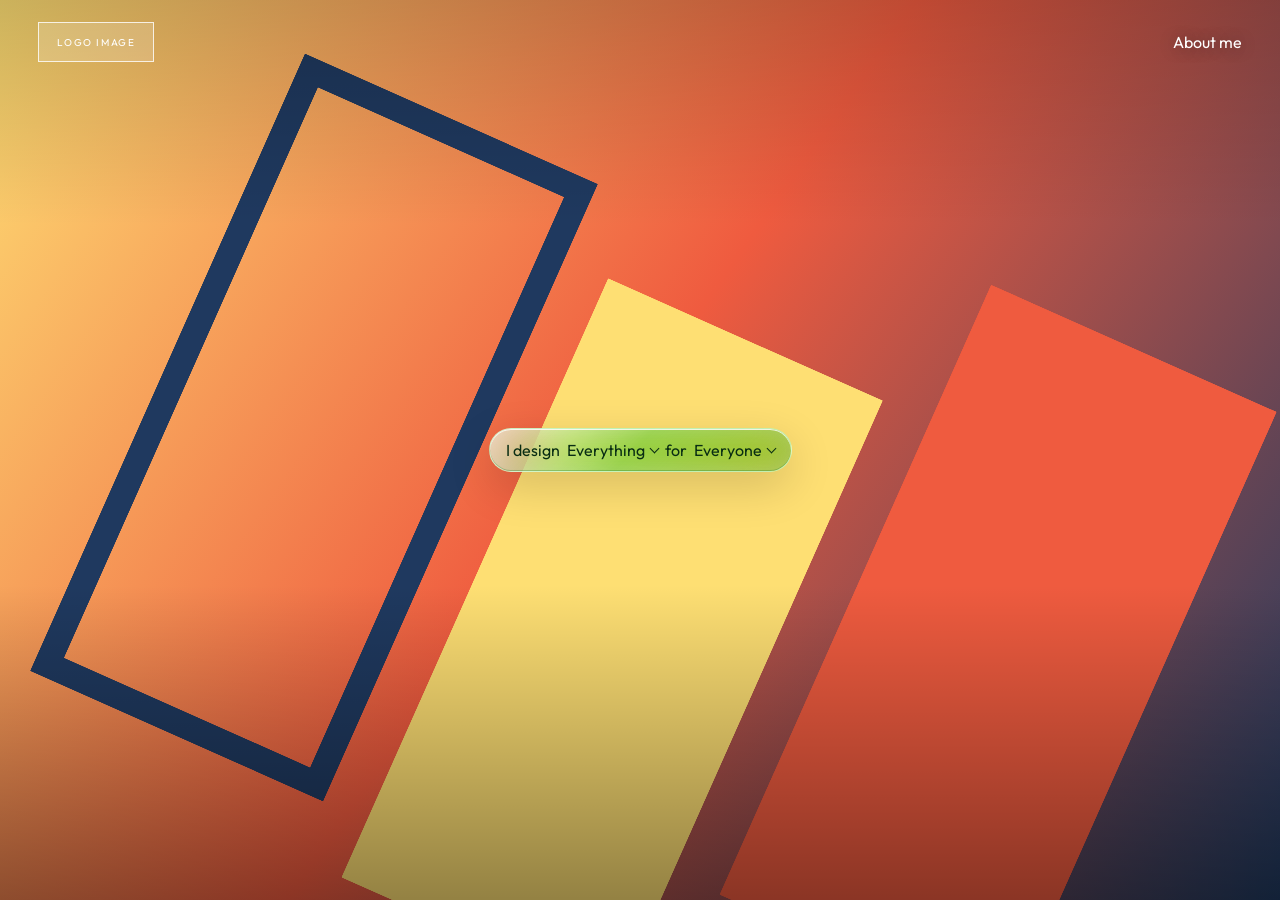
<file: homepage-locked-2026-08-22.html>
<!doctype html>
<html lang="en">
<head>
  <meta charset="utf-8">
  <meta name="viewport" content="width=device-width,initial-scale=1">
  <title>PB — Design Portfolio</title>
  <link rel="icon" type="image/png" href="assets/favicon.png?v=2">
  <meta name="description" content="A multidisciplinary design portfolio.">
  <link rel="preconnect" href="https://fonts.googleapis.com">
  <link rel="preconnect" href="https://fonts.gstatic.com" crossorigin>
  <link href="https://fonts.googleapis.com/css2?family=Outfit:wght@400&display=swap" rel="stylesheet">
  <style>
    *{box-sizing:border-box}html,body{margin:0;height:100%;background:#111;font-family:"Outfit",sans-serif}button,a{font:inherit}button{color:inherit}
    .home{--a:#fedf73;--b:#ef5b3f;--c:#1f395f;position:fixed;inset:0;overflow:hidden;color:#fff;background:var(--c)}
    .art{position:absolute;inset:0;background:linear-gradient(125deg,var(--a),var(--b) 48%,var(--c));opacity:1;transition:opacity 460ms cubic-bezier(.45,0,.2,1)}.art.next{opacity:0}.art.next.active{opacity:1}.art i{position:absolute;display:block;transition:all 460ms cubic-bezier(.45,0,.2,1)}
    .art-0 i{width:25vw;height:75vh;border:clamp(12px,2vw,32px) solid var(--c);transform:rotate(24deg);top:10%;left:12%;box-shadow:28vw 8vh 0 -10px var(--a),56vw -8vh 0 -4px var(--b)}
    .art-1{background:radial-gradient(circle at 25% 35%,var(--a) 0 12%,transparent 12.5%),repeating-linear-gradient(105deg,var(--b) 0 7vw,var(--c) 7vw 14vw)}.art-1 i{width:20vw;aspect-ratio:1;border-radius:50%;background:var(--a);left:12%;top:26%;box-shadow:29vw 12vh 0 var(--b),60vw -8vh 0 var(--a)}
    .art-2{background:linear-gradient(135deg,var(--c) 0 50%,var(--a) 50%)}.art-2 i{height:120vh;width:13vw;background:var(--b);transform:rotate(35deg);top:-30%;left:18%;box-shadow:19vw 0 0 var(--c),38vw 0 0 var(--b),57vw 0 0 var(--c)}
    .art-3{background:repeating-radial-gradient(circle at 50% 55%,var(--a) 0 4vw,var(--b) 4vw 8vw,var(--c) 8vw 12vw)}
    .art-4{background:linear-gradient(35deg,var(--c),var(--b))}.art-4 i{width:clamp(130px,18vw,320px);height:70vh;background:linear-gradient(var(--a),var(--b));border-radius:999px;top:15%;left:10%;box-shadow:24vw 8vh 0 var(--c),48vw -4vh 0 var(--a),70vw 10vh 0 var(--b)}
    .shade{position:absolute;inset:0;background:linear-gradient(180deg,rgba(0,0,0,.2),transparent 25%,transparent 65%,rgba(0,0,0,.42));pointer-events:none}
    .masthead{position:absolute;z-index:4;inset:0 0 auto;height:84px;display:flex;align-items:center;justify-content:space-between;padding:0 clamp(20px,3vw,52px)}.logo-placeholder{width:116px;height:40px;display:grid;place-items:center;border:1px solid rgba(255,255,255,.8);background:rgba(255,255,255,.16);color:#fff;font-size:10px;letter-spacing:.16em}.header-actions{display:flex;align-items:center;gap:22px}.about-link{color:#fff;text-decoration:none;font-size:16px;line-height:20px;text-shadow:0 1px 16px rgba(0,0,0,.38);transition:opacity 180ms ease}.about-link:hover{opacity:.58}.menu{width:36px;height:36px;border:0;background:none;display:none;cursor:pointer;padding:7px 2px}.menu span{display:block;height:2px;background:#fff;margin:6px 0}
    .statement-wrap{position:absolute;z-index:5;inset:0;display:grid;place-items:center;pointer-events:none}.statement{--glass-green:#37C155;pointer-events:auto;display:flex;flex-wrap:nowrap;align-items:center;gap:7px;width:max-content;max-width:calc(100vw - 36px);height:44px;min-height:44px;padding:0 16px;border:1px solid rgba(208,255,218,.72);border-radius:999px;color:#092d13;background:linear-gradient(135deg,rgba(232,255,237,.68),rgba(55,193,85,.52) 48%,rgba(25,145,53,.38));box-shadow:inset 0 1px 0 rgba(255,255,255,.82),inset 0 -1px 0 rgba(17,112,38,.28),inset 12px 0 24px rgba(255,255,255,.18),0 14px 45px rgba(0,0,0,.16);backdrop-filter:blur(22px) saturate(190%);-webkit-backdrop-filter:blur(22px) saturate(190%);font-size:16px;line-height:20px;font-weight:400;letter-spacing:normal;overflow:hidden;transition:opacity 180ms ease}.statement>*{transition:opacity 180ms ease}.statement>span{display:flex;align-items:center;height:44px;line-height:20px;white-space:nowrap;flex:0 0 auto}.statement:has(button:hover)>*{opacity:.25}.statement:has(button:hover)>button:hover{opacity:1}.statement button{display:flex;align-items:center;height:44px;gap:6px;padding:0;border:0;background:transparent;cursor:pointer;font-weight:400;white-space:nowrap;flex:0 0 auto}.chevron{display:block;width:7px;height:7px;border-right:1.5px solid currentColor;border-bottom:1.5px solid currentColor;transform:translateY(-2px) rotate(45deg);flex:0 0 auto}.slot-window{display:block;height:44px;overflow:hidden}.slot-word{display:flex;flex-direction:column;align-items:flex-start;transform:translateY(11px);will-change:transform,filter}.slot-word span{display:flex;align-items:center;height:22px;min-height:22px;line-height:20px;white-space:nowrap}.slot-word.spinning{animation:reelBlur .72s cubic-bezier(.22,.61,.36,1) both}@keyframes reelBlur{0%,100%{filter:blur(0)}26%,66%{filter:blur(.8px)}84%{filter:blur(.18px)}}
    .selector{pointer-events:auto;position:absolute;width:min(939px,calc(100vw - 34px));height:min(640px,calc(100vh - 68px));padding:34px 40px 86px;border-radius:18px;background:rgba(247,247,245,.93);color:#1a1a1a;box-shadow:0 25px 80px rgba(0,0,0,.22);backdrop-filter:blur(24px);display:flex;flex-direction:column;align-items:center;justify-content:flex-end;gap:26px;animation:panelIn 520ms cubic-bezier(.16,1,.3,1)}@keyframes panelIn{from{opacity:0;transform:scale(.88)}to{opacity:1;transform:scale(1)}}.selector-preview{position:relative;width:min(730px,100%);flex:1;min-height:190px;overflow:hidden;background:linear-gradient(135deg,var(--pa),var(--pb) 52%,var(--pc));transition:background 520ms ease}.selector-preview:after{content:"";position:absolute;width:48%;aspect-ratio:1;border:clamp(12px,2vw,26px) solid rgba(255,255,255,.78);left:26%;top:12%;transform:rotate(22deg);transition:transform 750ms cubic-bezier(.16,1,.3,1)}.selector-preview.changed:after{transform:rotate(202deg) scale(.72)}.pills{width:min(852px,100%);height:92px;display:flex;justify-content:center;align-content:center;flex-wrap:wrap;gap:6px;font-family:"Outfit",sans-serif;font-size:17px;line-height:23px;font-weight:400;letter-spacing:normal;color:#1a1a1a}.pills button{border:0;border-radius:5px;padding:3px 9px;background:#dededc;font:inherit;color:inherit;cursor:pointer;transition:background 170ms,color 170ms,transform 170ms}.pills button:hover,.pills button.active{background:#37C155;color:#082b10;transform:translateY(-1px)}.is-open{pointer-events:auto}.is-open .statement{position:absolute;bottom:calc(50% - 302px);box-shadow:none;background:transparent;border-color:transparent;z-index:2}.is-open .statement>*{opacity:.38}.open-category #category,.open-industry #industry{opacity:1}.cursor-x{position:fixed;z-index:99;display:none;width:28px;height:28px;pointer-events:none;transform:translate(-50%,-50%)}.cursor-x:before,.cursor-x:after{content:"";position:absolute;left:13px;top:1px;width:2px;height:26px;background:#1a1a1a}.cursor-x:before{transform:rotate(45deg)}.cursor-x:after{transform:rotate(-45deg)}body.filter-open,body.filter-open *{cursor:none!important}body.filter-open .cursor-x{display:block}
    .project-meta{position:absolute;z-index:3;left:clamp(20px,3vw,52px);bottom:clamp(22px,4vw,52px);text-shadow:0 1px 18px rgba(0,0,0,.4)}.project-meta p{margin:0 0 5px;font-size:clamp(23px,2.4vw,42px);letter-spacing:-.04em}.project-meta span{font-size:clamp(14px,1.05vw,18px);opacity:.86}.index{position:absolute;z-index:3;right:clamp(20px,3vw,52px);bottom:clamp(22px,4vw,52px);margin:0;font-size:14px}
    @media(max-width:700px){.masthead{height:72px}.logo-placeholder{width:98px;height:34px}.menu{display:block}.statement{flex-wrap:nowrap;justify-content:flex-start;width:calc(100vw - 34px);height:44px;min-height:44px;padding:0 18px}.selector{inset:92px 12px 12px;width:auto;height:auto;padding:24px 16px 92px;border-radius:15px;gap:18px}.selector-preview{min-height:180px}.pills{height:auto;gap:6px;font-size:17px;line-height:22px}.pills button{padding:7px 9px}.is-open .statement{bottom:28px;width:calc(100vw - 58px);background:transparent}.project-meta{bottom:28px;right:90px}.project-meta p{font-size:25px}.index{bottom:32px}.cursor-x{display:none!important}body.filter-open,body.filter-open *{cursor:auto!important}}
    @media(prefers-reduced-motion:reduce){*{animation-duration:.01ms!important;transition-duration:.01ms!important}}
  </style>
</head>
<body>
  <main class="home" id="home">
    <div class="art art-0" id="art" aria-hidden="true"><i></i><i></i><i></i><i></i></div><div class="art art-0 next" id="art-next" aria-hidden="true"><i></i><i></i><i></i><i></i></div><div class="shade"></div>
    <header class="masthead"><div class="logo-placeholder" role="img" aria-label="The Daily Sin logo placeholder">LOGO IMAGE</div><div class="header-actions"><a class="about-link" href="about.html">About me</a><button class="menu" aria-label="Open menu"><span></span><span></span></button></div></header>
    <section class="statement-wrap" id="wrap">
      <div class="statement" id="statement" aria-live="polite"><span>I design</span><button id="category"><span class="slot-window"><span class="slot-word"><span>Everything</span></span></span><b class="chevron" aria-hidden="true"></b></button><span>for</span><button id="industry"><span class="slot-window"><span class="slot-word"><span>Everyone</span></span></span><b class="chevron" aria-hidden="true"></b></button></div>
    </section>
    <footer class="project-meta"><p id="client"></p><span id="details"></span></footer>
  </main><div class="cursor-x" id="cursor-x" aria-hidden="true"></div>
  <script>
    const projects=[
      ['Prism','Books','Education','Brochure','#fedf73','#ef5b3f','#1f395f'],['Prism','Books','Education','Process Docs','#d8e8e0','#214d45','#f26d4a'],['TMM','Books','NGO','Comic','#f55234','#f7c94b','#21211f'],['Dhokra','Books','NGO','Coffee Table Book','#b9773c','#261b15','#e9d6b8'],['The Daily Sin','Brand Identity','FMCG','Brand Identity','#e43f36','#f5e8ce','#302019'],['Voyage','Brand Identity','Eyewear','Brand Identity','#f1cf58','#073b4c','#ef476f'],['The Daily Sin','Social Media','FMCG','LinkedIn','#ff5c35','#ffebd2','#712f23'],['Prism','Social Media','Education','Social Media','#6b54d9','#ebe3ff','#f3a74f'],['Prism','Visual Design','Education','Visual Design','#3564cc','#f4d35e','#fafafa'],['Ofmuziq','Visual Design','Entertainment','Visual Design','#181525','#a96ff2','#f95a7c'],['Voyage','Visual Design','Eyewear','Visual Design','#7a5cfa','#e7dcff','#16132b'],['TMM','Visual Design','NGO','Banners','#e95d43','#f6d55c','#3f51b5'],['Behome','Visual Design','Home Furnishing','Visual Design','#d7c2a4','#5d6a55','#f5efe4'],['Planthia','Visual Design','Skincare','Visual Design','#b6ddbb','#f5d6dc','#344f3b'],['Prism','Motion Graphics / Film','Education','Motion Graphics / Film','#89c2d9','#012a4a','#ffba08'],['TMM','Motion Graphics / Film','NGO','Motion Graphics / Film','#f46036','#2e294e','#1b998b'],['Voyage','Motion Graphics / Film','Eyewear','Motion Graphics / Film','#ef476f','#ffd166','#073b4c'],['Personal','Motion Graphics / Film','Myself','Motion Graphics / Film','#70d6ff','#ff70a6','#ff9770'],['CBS','Motion Graphics / Film','Manufacturing','Motion Graphics / Film','#355c7d','#f67280','#f8b195'],['TDS','Packaging','FMCG','Packaging','#162b21','#deba69','#f5f0df'],['Personal','Packaging','Myself','Packaging','#ffe66d','#4ecdc4','#1a535c'],['Prism','Digital Experience','Education','Website','#84c5e6','#fcf6e8','#33415c'],['Ofmuziq','Digital Experience','Entertainment','App','#211a3a','#9b5de5','#00f5d4'],['The Daily Sin','Digital Experience','FMCG','Website','#ed6a5a','#f4f1bb','#5ca4a9'],['Diggin','Digital Experience','Restaurant','Website','#cb3a2f','#f6e7cb','#263b2d'],['Bhailo','Industrial Design','Consumer Goods','Industrial Design','#e8d6bd','#35716b','#ef8354'],['Becre8v','Industrial Design','Consumer Goods','Prototyping','#e8ff52','#181818','#8585ff'],['Traya Tech','Industrial Design','Consumer Goods','Prototyping','#d7e3fc','#496a81','#f7a072']
    ].map(([client,category,industry,work,a,b,c])=>({client,category,industry,work,palette:[a,b,c]}));
    let current=0,open=null,spinning=false,hoveringStatement=false,hasStarted=false,panelTimer=null;
    const $=id=>document.getElementById(id),home=$('home'),art=$('art'),artNext=$('art-next'),wrap=$('wrap'),statement=$('statement');
    const textCanvas=document.createElement('canvas'),textContext=textCanvas.getContext('2d');
    function measureWord(value){textContext.font=getComputedStyle(statement).font;return Math.ceil(textContext.measureText(value).width)+1}
    function setWord(field,value){const button=$(field),windowEl=button.querySelector('.slot-window'),reel=button.querySelector('.slot-word');reel.getAnimations().forEach(animation=>animation.cancel());windowEl.getAnimations().forEach(animation=>animation.cancel());reel.innerHTML=`<span>${value}</span>`;reel.style.transform='translateY(11px)';reel.classList.remove('spinning');windowEl.style.width=measureWord(value)+'px'}
    function applyArt(layer,index){const p=projects[index];layer.style.setProperty('--a',p.palette[0]);layer.style.setProperty('--b',p.palette[1]);layer.style.setProperty('--c',p.palette[2]);layer.className=`art art-${index%5}${layer===artNext?' next':''}`}
    function render(){const p=projects[current];applyArt(art,current);setWord('category',p.category);setWord('industry',p.industry);$('client').textContent=p.client;$('details').textContent=`${p.work} · ${p.industry}`}
    function spinReel(field,finalValue,duration,delay){const button=$(field),windowEl=button.querySelector('.slot-window'),reel=button.querySelector('.slot-word'),start=hasStarted?projects[current][field]:(field==='category'?'Everything':'Everyone');if(start===finalValue){setWord(field,start);return Promise.resolve()}const pool=[...new Set(projects.map(p=>p[field]))].filter(v=>v!==start&&v!==finalValue),travel=field==='category'?7:9,sequence=[start];for(let i=0;i<travel;i++)sequence.push(pool[(current+i*3)%pool.length]);sequence.push('',finalValue);reel.innerHTML=sequence.map(value=>`<span>${value}</span>`).join('');reel.classList.add('spinning');const step=22,rest=11,end=rest-(sequence.length-1)*step,startSlotWidth=windowEl.getBoundingClientRect().width,targetSlotWidth=measureWord(finalValue);const reelMotion=reel.animate([{transform:`translateY(${rest}px)`,offset:0},{transform:`translateY(${rest-step*.3}px)`,offset:.1},{transform:`translateY(${end-step*.07}px)`,offset:.87},{transform:`translateY(${end+step*.025}px)`,offset:.96},{transform:`translateY(${end}px)`,offset:1}],{duration,delay,easing:'cubic-bezier(.2,.8,.2,1)',fill:'forwards'}).finished;const slotResize=windowEl.animate([{width:startSlotWidth+'px',offset:0},{width:targetSlotWidth+'px',offset:.62},{width:targetSlotWidth+'px',offset:1}],{duration:duration*.72,delay,easing:'cubic-bezier(.2,.8,.2,1)',fill:'forwards'}).finished;return Promise.all([reelMotion,slotResize]).then(()=>setWord(field,finalValue))}
    function targetBarWidth(target,startWidth){const categoryWidth=$('category').querySelector('.slot-window').getBoundingClientRect().width,industryWidth=$('industry').querySelector('.slot-window').getBoundingClientRect().width;return startWidth-categoryWidth-industryWidth+measureWord(target.category)+measureWord(target.industry)}
    function changeTo(next){if(spinning)return;spinning=true;closePanel();const target=projects[next],startWidth=statement.getBoundingClientRect().width,targetWidth=targetBarWidth(target,startWidth);applyArt(artNext,next);requestAnimationFrame(()=>artNext.classList.add('active'));const barMorph=statement.animate([{width:startWidth+'px',offset:0},{width:targetWidth+'px',offset:.64},{width:targetWidth+'px',offset:1}],{duration:600,easing:'cubic-bezier(.2,.8,.2,1)',fill:'forwards'}).finished;Promise.all([spinReel('category',target.category,810,0),spinReel('industry',target.industry,900,34),barMorph]).then(()=>{statement.getAnimations().forEach(animation=>animation.cancel());current=next;hasStarted=true;render();artNext.classList.remove('active');statement.style.width='';spinning=false})}
    function paintPreview(panel,index){const preview=panel.querySelector('.selector-preview'),p=projects[index];preview.style.setProperty('--pa',p.palette[0]);preview.style.setProperty('--pb',p.palette[1]);preview.style.setProperty('--pc',p.palette[2]);preview.classList.toggle('changed')}
    function showPanel(field){closePanel();open=field;const p=projects[current],options=[...new Set(projects.map(x=>x[field]))],panel=document.createElement('div');setWord('category','Everything');setWord('industry','Everyone');panel.className='selector';panel.id='selector';panel.innerHTML='<div class="selector-preview"></div><div class="pills"></div>';panel.onclick=closePanel;options.forEach(option=>{const b=document.createElement('button');b.textContent=option;if(hasStarted&&option===p[field])b.className='active';b.onclick=e=>{e.stopPropagation();const matches=projects.map((x,i)=>x[field]===option?i:-1).filter(i=>i>=0);changeTo(matches[Math.floor(Math.random()*matches.length)])};panel.querySelector('.pills').appendChild(b)});wrap.prepend(panel);wrap.classList.add('is-open',`open-${field}`);document.body.classList.add('filter-open');let previewIndex=current;paintPreview(panel,previewIndex);panelTimer=setInterval(()=>{previewIndex=(previewIndex+1)%projects.length;paintPreview(panel,previewIndex)},2500)}
    function closePanel(){clearInterval(panelTimer);panelTimer=null;const wasOpen=Boolean(open),panel=$('selector');if(panel)panel.remove();wrap.classList.remove('is-open','open-category','open-industry');document.body.classList.remove('filter-open');open=null;if(wasOpen&&hasStarted){setWord('category',projects[current].category);setWord('industry',projects[current].industry)}}
    $('category').onclick=e=>{e.stopPropagation();showPanel('category')};$('industry').onclick=e=>{e.stopPropagation();showPanel('industry')};statement.addEventListener('mouseenter',()=>hoveringStatement=true);statement.addEventListener('mouseleave',()=>hoveringStatement=false);wrap.onclick=()=>{if(open)closePanel()};document.addEventListener('keydown',e=>{if(e.key==='Escape')closePanel()});document.addEventListener('mousemove',e=>{const cursor=$('cursor-x');cursor.style.left=e.clientX+'px';cursor.style.top=e.clientY+'px'});setInterval(()=>{if(open||spinning||hoveringStatement)return;let next=current;while(next===current)next=Math.floor(Math.random()*projects.length);changeTo(next)},3000);applyArt(art,current);$('client').textContent='';$('details').textContent='';
  </script>
</body>
</html>
</file>
<file: assets/site-header.css>
.shared-site-header{
  position:sticky!important;
  top:0!important;
  z-index:1000!important;
  width:calc(100% + 64px)!important;
  height:84px!important;
  margin:0 0 0 -32px!important;
  padding:0 32px!important;
  display:flex!important;
  align-items:center!important;
  justify-content:space-between!important;
  color:#1a1a1a!important;
  background:#FFFFFF!important;
  border:0!important;
  box-shadow:none!important;
  backdrop-filter:blur(0) saturate(100%)!important;
  -webkit-backdrop-filter:blur(0) saturate(100%)!important;
  transition:background-color 360ms cubic-bezier(.16,1,.3,1),backdrop-filter 360ms cubic-bezier(.16,1,.3,1),-webkit-backdrop-filter 360ms cubic-bezier(.16,1,.3,1),box-shadow 360ms cubic-bezier(.16,1,.3,1)!important;
}
.shared-site-header.is-scrolled{
  background:rgba(255,255,255,.72)!important;
  box-shadow:inset 0 1px 0 rgba(255,255,255,.86),0 8px 28px rgba(35,35,35,.045)!important;
  backdrop-filter:blur(22px) saturate(165%)!important;
  -webkit-backdrop-filter:blur(22px) saturate(165%)!important;
}
.shared-site-header .shared-logo{
  display:block!important;
  width:58px!important;
  height:58px!important;
  flex:0 0 58px!important;
  overflow:hidden!important;
  border:0!important;
  border-radius:50%!important;
  background:transparent!important;
}
.shared-site-header .shared-logo img{
  display:block!important;
  width:100%!important;
  height:100%!important;
  object-fit:cover!important;
  transform-origin:50% 50%!important;
  will-change:transform!important;
}
.shared-site-header .shared-header-action{
  display:grid!important;
  place-items:center!important;
  min-width:40px!important;
  height:40px!important;
  margin:0!important;
  padding:0!important;
  color:#767676!important;
  text-decoration:none!important;
  font:400 16px/20px Outfit,Arial,sans-serif!important;
  transition:color 180ms ease,opacity 180ms ease!important;
}
.shared-site-header .shared-header-action:hover{color:#1a1a1a!important;opacity:1!important}
.shared-site-header .shared-close{color:#1a1a1a!important;font-size:30px!important;line-height:1!important}
.home .shared-site-header{
  width:100%!important;
  margin:0!important;
  color:#fff!important;
  background:linear-gradient(to bottom,rgba(0,0,0,.2),transparent)!important;
  border-bottom:0!important;
  box-shadow:none!important;
  backdrop-filter:none!important;
  -webkit-backdrop-filter:none!important;
}
.home .shared-site-header .shared-header-action{color:#fff!important}
@media(max-width:700px){
  .shared-site-header{
    width:calc(100% + 44px)!important;
    height:72px!important;
    margin-left:-22px!important;
    padding:0 22px!important;
  }
  .shared-site-header .shared-logo{width:50px!important;height:50px!important;flex-basis:50px!important}
}
</file>
<file: assets/glass-system.css>
:root{
  --glass-frost:rgba(248,251,249,.68);
  --glass-frost-strong:rgba(248,251,249,.8);
  --glass-green:rgba(55,193,85,.22);
  --glass-edge:rgba(255,255,255,.82);
  --glass-edge-low:rgba(43,122,61,.16);
  --glass-shadow:rgba(17,54,26,.14);
  --glass-blur:18px;
  --glass-saturation:155%;
  --glass-ease:cubic-bezier(.16,1,.3,1);
}

/* Frosted preset: moderate blur, illuminated rim and shallow optical depth. */
.statement,
.selector,
.pills button,
.selector-close,
.about-trigger,
.action,
.contact-card{
  border-color:var(--glass-edge)!important;
  background:
    linear-gradient(145deg,rgba(255,255,255,.72),var(--glass-green) 115%),
    var(--glass-frost)!important;
  box-shadow:
    inset 0 1px 0 rgba(255,255,255,.96),
    inset 0 -1px 0 var(--glass-edge-low),
    0 10px 30px var(--glass-shadow)!important;
  backdrop-filter:blur(var(--glass-blur)) saturate(var(--glass-saturation))!important;
  -webkit-backdrop-filter:blur(var(--glass-blur)) saturate(var(--glass-saturation))!important;
}

.statement{
  --glass-blur:20px;
  background:
    linear-gradient(135deg,rgba(246,255,248,.7),rgba(55,193,85,.4) 54%,rgba(31,151,58,.3)),
    rgba(239,250,242,.58)!important;
}

.selector{
  --glass-blur:24px;
  border-radius:30px!important;
  background:
    linear-gradient(145deg,rgba(255,255,255,.74),rgba(222,248,228,.44)),
    rgba(247,249,247,.64)!important;
}

.pills button,
.selector-close,
.about-trigger,
.action{
  --glass-blur:14px;
  transition:transform 260ms var(--glass-ease),background 260ms ease,box-shadow 260ms ease!important;
}

.pills button:hover,
.pills button.active,
.about-trigger:hover,
.action:hover{
  background:
    linear-gradient(145deg,rgba(255,255,255,.9),rgba(172,231,186,.7)),
    var(--glass-frost-strong)!important;
  box-shadow:
    inset 0 2px 1px rgba(255,255,255,1),
    inset 0 -2px 3px rgba(42,126,61,.14),
    0 8px 20px rgba(21,78,34,.16)!important;
}

.is-open .statement{
  border-color:transparent!important;
  background:transparent!important;
  box-shadow:none!important;
  backdrop-filter:none!important;
  -webkit-backdrop-filter:none!important;
}

.shared-site-header.is-scrolled{
  background:
    linear-gradient(180deg,rgba(255,255,255,.79),rgba(248,251,249,.62)),
    rgba(255,255,255,.64)!important;
  box-shadow:
    inset 0 1px 0 rgba(255,255,255,.94),
    inset 0 -1px 0 rgba(80,105,86,.08),
    0 9px 30px rgba(25,35,28,.055)!important;
  backdrop-filter:blur(18px) saturate(155%)!important;
  -webkit-backdrop-filter:blur(18px) saturate(155%)!important;
}

.home .shared-site-header,
.home .shared-site-header.is-scrolled{
  background:linear-gradient(to bottom,rgba(0,0,0,.2),transparent)!important;
  box-shadow:none!important;
  backdrop-filter:none!important;
  -webkit-backdrop-filter:none!important;
}

@media(max-width:700px){
  :root{--glass-blur:16px;--glass-saturation:145%}
  .selector{--glass-blur:20px;border-radius:24px!important}
  .about-trigger{
    color:#1a1a1a!important;
    border:1px solid var(--glass-edge)!important;
    border-radius:999px!important;
    background:linear-gradient(145deg,rgba(255,255,255,.8),rgba(191,237,202,.7))!important;
    box-shadow:inset 0 1px 0 #fff,inset 0 -1px 0 var(--glass-edge-low),0 8px 24px var(--glass-shadow)!important;
    backdrop-filter:blur(16px) saturate(150%)!important;
    -webkit-backdrop-filter:blur(16px) saturate(150%)!important;
  }
}

@media(prefers-reduced-transparency:reduce){
  .statement,.selector,.pills button,.selector-close,.about-trigger,.action,.contact-card,.shared-site-header.is-scrolled{
    background:#f3f5f3!important;
    backdrop-filter:none!important;
    -webkit-backdrop-filter:none!important;
  }
}
</file>
